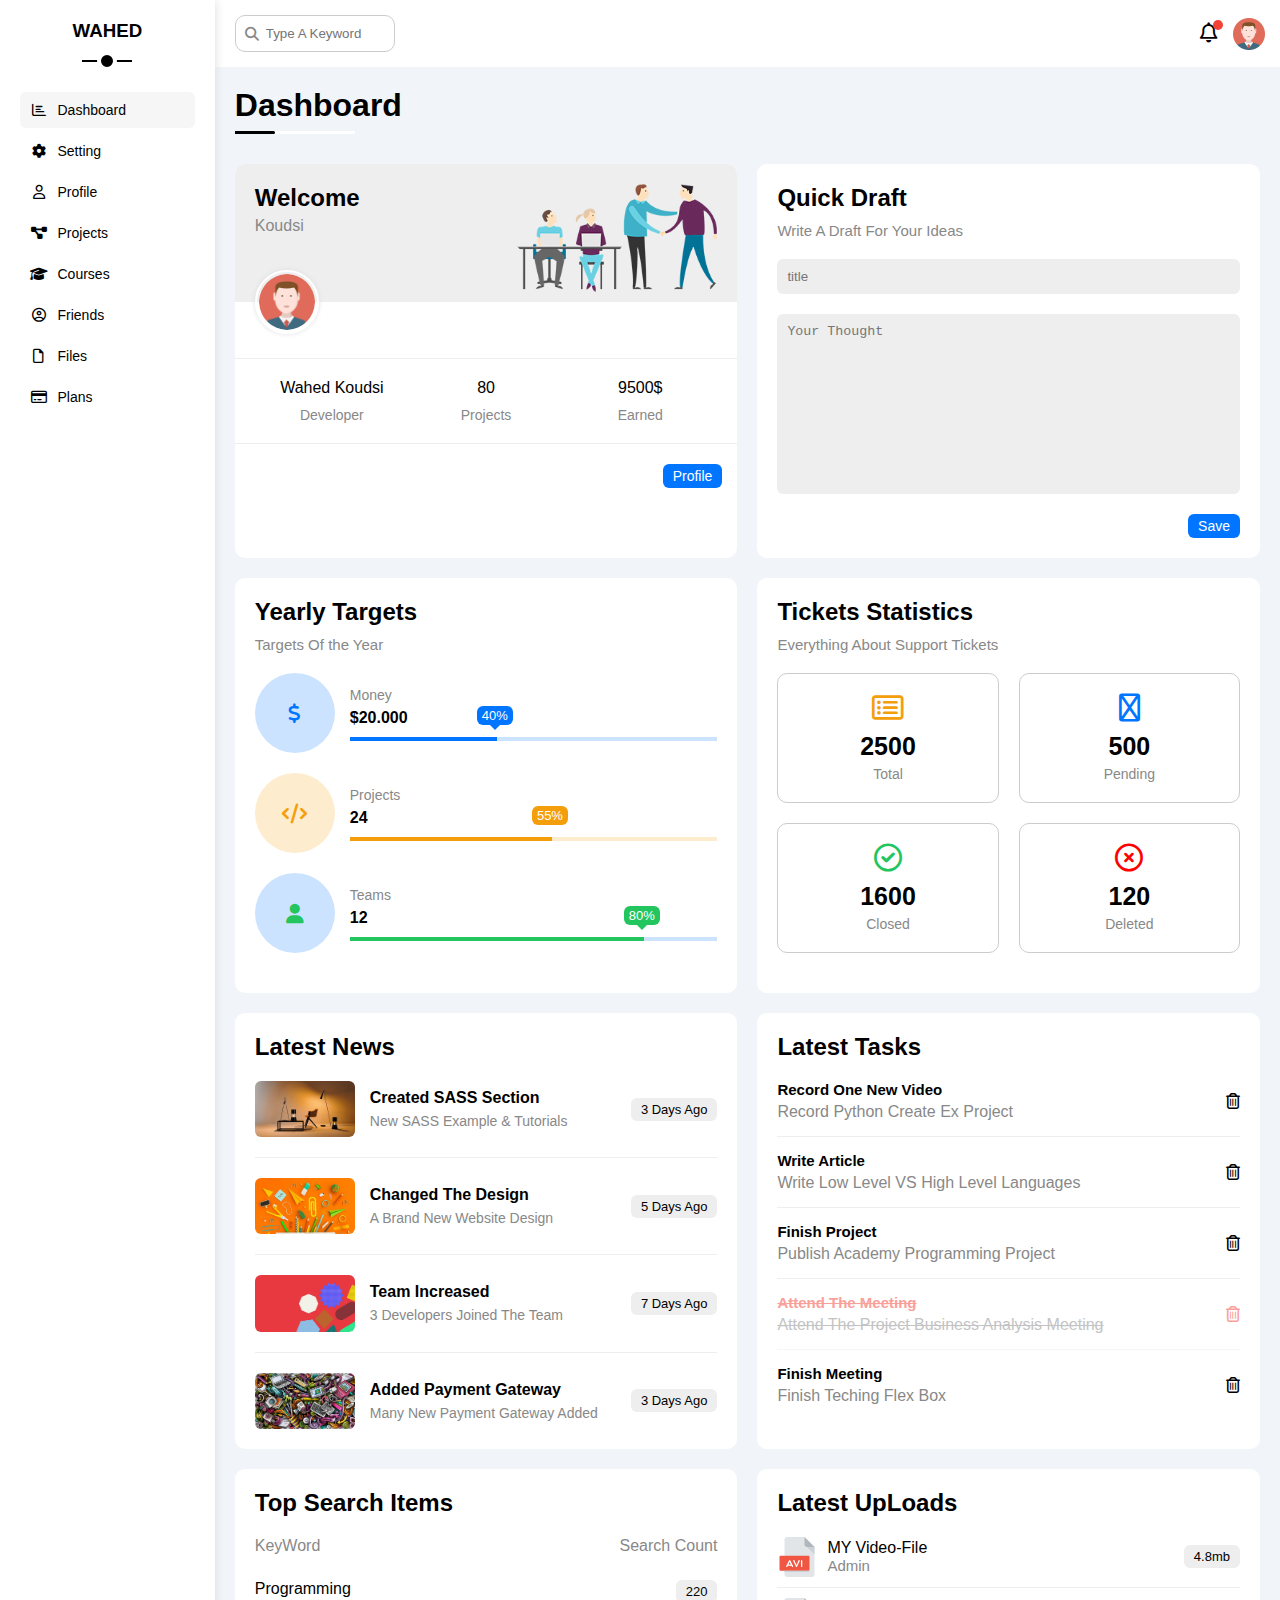
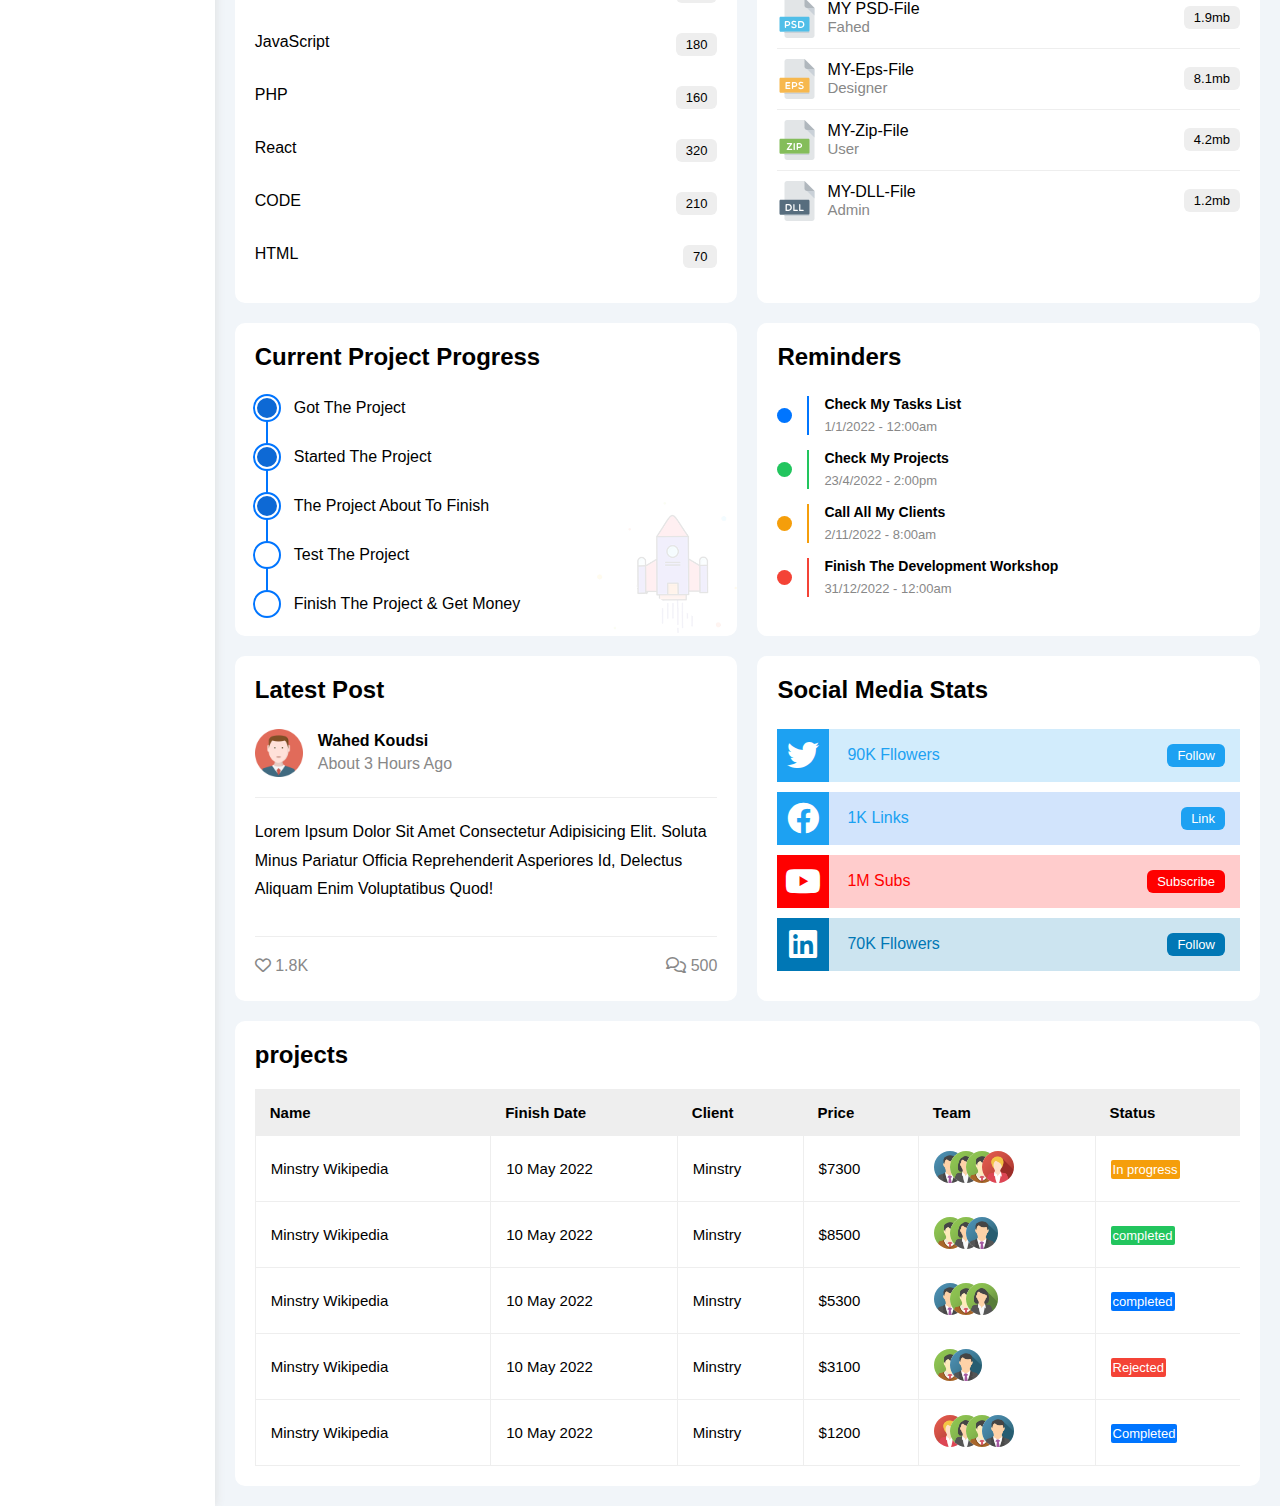
<file: index.html>
<!DOCTYPE html>
<html lang="en">

<head>
    <meta charset="UTF-8">
    <meta http-equiv="X-UA-Compatible" content="IE=edge">
    <meta name="viewport" content="width=device-width, initial-scale=1.0">
    <link rel="stylesheet" href="CSS/all.min.css">
    <link rel="stylesheet" href="CSS/framework.css">
    <link rel="stylesheet" href="CSS/master.css">
    <title>Dashboard</title>
</head>

<body>
    <div class="page d-flex">
        <div class="sidebar bg-white p-20 p-relative">
            <h3 class="p-relative txt-c mt-0">WAHED</h3>
            <ul>
                <li>
                    <a class="active d-flex align-center fs-14 c-black rad-6 p-10" href="#">
                        <i class="fa-regular fa-chart-bar fa-fw"></i>
                        <span>Dashboard</span>
                    </a>
                </li>
                <li>
                    <a class="d-flex align-center fs-14 c-black rad-6 p-10" href="settings.html">
                        <i class="fa-solid fa-gear fa-fw"></i>
                        <span>Setting</span>
                    </a>
                </li>
                <li>
                    <a class="d-flex align-center fs-14 c-black rad-6 p-10" href="profile.html">
                        <i class="fa-regular fa-user fa-fw"></i>
                        <span>Profile</span>
                    </a>
                </li>
                <li>
                    <a class="d-flex align-center fs-14 c-black rad-6 p-10" href="projects.html">
                        <i class="fa-solid fa-diagram-project fa-fw"></i>
                        <span>Projects</span>
                    </a>
                </li>
                <li>
                    <a class="d-flex align-center fs-14 c-black rad-6 p-10" href="courses.html">
                        <i class="fa-solid fa-graduation-cap fa-fw"></i>
                        <span>Courses</span>
                    </a>
                </li>
                <li>
                    <a class="d-flex align-center fs-14 c-black rad-6 p-10" href="friends.html">
                        <i class="fa-regular fa-circle-user fa-fw"></i>
                        <span>Friends</span>
                    </a>
                </li>
                <li>
                    <a class="d-flex align-center fs-14 c-black rad-6 p-10" href="files.html">
                        <i class="fa-regular fa-file fa-fw"></i>
                        <span>Files</span>
                    </a>
                </li>
                <li>
                    <a class="d-flex align-center fs-14 c-black rad-6 p-10" href="plans.html">
                        <i class="fa-regular fa-credit-card fa-fw"></i>
                        <span>Plans</span>
                    </a>
                </li>
            </ul>
        </div>
        <div class="content w-full">
            <!-- Start Head -->
            <div class="head bg-white p-15 between-flex">
                <div class="search p-relative">
                    <input type="text" placeholder="Type A Keyword" class="p-10">
                </div>
                <div class="icons d-flex align-center">
                    <span class="notification p-relative">
                        <i class="fa-regular fa-bell fa-lg"></i>
                    </span>
                    <img src="imgs/avatar.png" alt="img">
                </div>
            </div>
            <!-- End Head -->
            <h1 class="p-relative">Dashboard</h1>
            <div class="wrapper d-grid gap-20">
                <div class="welcome bg-white rad-10 txt-c-mobile block-mobile">
                    <div class="intro">
                        <div class="intro p-20 d-flex space-between bg-eee">
                            <div>
                                <h2 class="m-0">Welcome</h2>
                                <p class="c-grey mt-5">Koudsi</p>
                            </div>
                            <img src="imgs/welcome.png" alt="img" class="hide-mobile">
                        </div>
                    </div>
                    <img src="imgs/avatar.png" alt="img" class="avatar">
                    <div class="body txt-c d-flex p-20 mt-20 mb-20 block-mobile">
                        <div>Wahed Koudsi <span class="d-block c-grey fs-14 mt-10">Developer</span></div>
                        <div>80 <span class="d-block c-grey fs-14 mt-10">Projects</span></div>
                        <div>9500$ <span class="d-block c-grey fs-14 mt-10">Earned</span></div>
                    </div>
                    <a href="profile.html" class="visit d-block fs-14 bg-blue c-white w-fit btn-shape">Profile</a>
                </div>

                <!-- Start Welcome Widget -->
                <div class="quick-draft p-20 bg-white rad-10">
                    <h2 class="mt-0 mb-10">Quick Draft</h2>
                    <p class="mt-0 mb-20 c-grey fs-15">Write A Draft For Your Ideas</p>
                    <form>
                        <input class="d-block mb-20 w-full p-10 b-none bg-eee rad-6" type="text" placeholder="title">
                        <textarea class="d-block mb-20 w-full p-10 b-none bg-eee rad-6"
                            placeholder="Your Thought"></textarea>
                        <input class="save d-block fs-14 bg-blue c-white b-none w-fit btn-shape" type="submit"
                            value="Save">
                    </form>
                </div>
                <!-- End Welcome Widget -->

                <!-- Start Targets -->
                <div class="targets p-20 bg-white rad-10 ">
                    <h2 class="mt-0 mb-10">Yearly Targets</h2>
                    <p class="mt-0 mb-20 c-grey fs-15">Targets Of the Year</p>
                    <div class="target-raw mb-20 blue d-flex align-center">
                        <div class="icon center-flex">
                            <i class="fa-solid fa-dollar-sign fa-lg c-blue"></i>
                        </div>
                        <div class="details">
                            <span class="fs-14 c-grey">Money</span>
                            <span class="d-block mt-5 mb-10 fw-bold">$20.000</span>
                            <div class="progress p-relative">
                                <span class="bg-blue blue" style="width: 40%">
                                    <span class="bg-blue">40%</span>
                                </span>
                            </div>
                        </div>
                    </div>
                    <div class="target-raw mb-20 d-flex align-center orange">
                        <div class="icon center-flex">
                            <i class="fa-solid fa-code fa-lg c-orange"></i>
                        </div>
                        <div class="details">
                            <span class="fs-14 c-grey">Projects</span>
                            <span class="d-block mt-5 mb-10 fw-bold">24</span>
                            <div class="progress p-relative">
                                <span class="bg-orange orange" style="width: 55%">
                                    <span class="bg-orange">55%</span>
                                </span>
                            </div>
                        </div>
                    </div>
                    <div class="target-raw mb-20 d-flex align-center green">
                        <div class="icon center-flex">
                            <i class="fa-solid fa-user fa-lg c-green"></i>
                        </div>
                        <div class="details">
                            <span class="fs-14 c-grey">Teams</span>
                            <span class="d-block mt-5 mb-10 fw-bold">12</span>
                            <div class="progress p-relative">
                                <span class="bg-green green" style="width: 80%">
                                    <span class="bg-green">80%</span>
                                </span>
                            </div>
                        </div>
                    </div>
                </div>
                <!-- End Targets -->

                <!-- Start Tickets -->
                <div class="tickets p-20 bg-white rad-10 ">
                    <h2 class="mt-0 mb-10">Tickets Statistics</h2>
                    <p class="mt-0 mb-20 c-grey fs-15">Everything About Support Tickets</p>
                    <div class="d-flex txt-c gap-20 f-wrap">
                        <div class="box p-20 rad-10 fs-14 c-grey">
                            <i class="fa-regular fa-rectangle-list fa-2x mb-10 c-orange"></i>
                            <span class="d-block c-black fw-bold fs-25 mb-5">2500</span>
                            Total
                        </div>
                        <div class="box p-20 rad-10 fs-14 c-grey">
                            <i class="fa-regular fa-spinner fa-2x mb-10 c-blue"></i>
                            <span class="d-block c-black fw-bold fs-25 mb-5">500</span>
                            Pending
                        </div>
                        <div class="box p-20 rad-10 fs-14 c-grey">
                            <i class="fa-regular fa-circle-check fa-2x mb-10 c-green"></i>
                            <span class="d-block c-black fw-bold fs-25 mb-5">1600</span>
                            Closed
                        </div>
                        <div class="box p-20 rad-10 fs-14 c-grey">
                            <i class="fa-regular fa-circle-xmark fa-2x mb-10 c-red"></i>
                            <span class="d-block c-black fw-bold fs-25 mb-5">120</span>
                            Deleted
                        </div>
                    </div>
                </div>
                <!-- End Tickets -->

                <!-- Start Latest News -->
                <div class="latest-news p-20 bg-white rad-10 txt-c-mobile">
                    <h2 class="mt-0 mb-20">Latest News</h2>
                    <div class="news-row d-flex align-center">
                        <img src="imgs/news-01.png" alt="img">
                        <div class="info">
                            <h3>Created SASS Section</h3>
                            <p class="m-0 fs-14 c-grey">New SASS Example & Tutorials</p>
                        </div>
                        <div class="btn-shape bg-eee fs-13 label">3 Days Ago</div>
                    </div>
                    <div class="news-row d-flex align-center">
                        <img src="imgs/news-02.png" alt="img">
                        <div class="info">
                            <h3>Changed The Design</h3>
                            <p class="m-0 fs-14 c-grey">A Brand New Website Design</p>
                        </div>
                        <div class="btn-shape bg-eee fs-13 label">5 Days Ago</div>
                    </div>
                    <div class="news-row d-flex align-center">
                        <img src="imgs/news-03.png" alt="img">
                        <div class="info">
                            <h3>Team Increased</h3>
                            <p class="m-0 fs-14 c-grey">3 Developers Joined The Team</p>
                        </div>
                        <div class="btn-shape bg-eee fs-13 label">7 Days Ago</div>
                    </div>
                    <div class="news-row d-flex align-center">
                        <img src="imgs/news-04.png" alt="img">
                        <div class="info">
                            <h3>Added Payment Gateway</h3>
                            <p class="m-0 fs-14 c-grey">Many New Payment Gateway Added</p>
                        </div>
                        <div class="btn-shape bg-eee fs-13 label">3 Days Ago</div>
                    </div>
                </div>
                <!-- End Latest News -->

                <!-- Start Tasks -->
                <div class="tasks p-20 bg-white rad-10">
                    <h2 class="mt-0 mb-20">Latest Tasks</h2>
                    <div class="task-row between-flex">
                        <div class="info">
                            <h3 class="mt-0 mb-5 fs-15">Record One New Video</h3>
                            <p class="m-0 c-grey">Record Python Create Ex Project</p>
                        </div>
                        <i class="fa-regular fa-trash-can delete"></i>
                    </div>
                    <div class="task-row between-flex">
                        <div class="info">
                            <h3 class="mt-0 mb-5 fs-15">Write Article</h3>
                            <p class="m-0 c-grey">Write Low Level VS High Level Languages</p>
                        </div>
                        <i class="fa-regular fa-trash-can delete"></i>
                    </div>
                    <div class="task-row between-flex">
                        <div class="info">
                            <h3 class="mt-0 mb-5 fs-15">Finish Project</h3>
                            <p class="m-0 c-grey">Publish Academy Programming Project</p>
                        </div>
                        <i class="fa-regular fa-trash-can delete"></i>
                    </div>
                    <div class="task-row between-flex done">
                        <div class="info">
                            <h3 class="mt-0 mb-5 fs-15">Attend The Meeting</h3>
                            <p class="m-0 c-grey">Attend The Project Business Analysis Meeting</p>
                        </div>
                        <i class="fa-regular fa-trash-can delete"></i>
                    </div>
                    <div class="task-row between-flex">
                        <div class="info">
                            <h3 class="mt-0 mb-5 fs-15">Finish Meeting</h3>
                            <p class="m-0 c-grey">Finish Teching Flex Box</p>
                        </div>
                        <i class="fa-regular fa-trash-can delete"></i>
                    </div>
                </div>
                <!-- End Tasks -->

                <!-- Start Top Search -->
                <div class="search-items p-20 bg-white rad-10">
                    <h2 class="mt-0 mb-20">Top Search Items</h2>
                    <div class="items-head d-flex space-between c-grey mb-10">
                        <div>KeyWord</div>
                        <div>Search Count</div>
                    </div>
                    <div class="items d-flex space-between pt-15 pb-15">
                        <span>Programming</span>
                        <span class="bg-eee fs-13 btn-shape">220</span>
                    </div>
                    <div class="items d-flex space-between pt-15 pb-15">
                        <span>JavaScript</span>
                        <span class="bg-eee fs-13 btn-shape">180</span>
                    </div>
                    <div class="items d-flex space-between pt-15 pb-15">
                        <span>PHP</span>
                        <span class="bg-eee fs-13 btn-shape">160</span>
                    </div>
                    <div class="items d-flex space-between pt-15 pb-15">
                        <span>React</span>
                        <span class="bg-eee fs-13 btn-shape">320</span>
                    </div>
                    <div class="items d-flex space-between pt-15 pb-15">
                        <span>CODE</span>
                        <span class="bg-eee fs-13 btn-shape">210</span>
                    </div>
                    <div class="items d-flex space-between pt-15 pb-15">
                        <span>HTML</span>
                        <span class="bg-eee fs-13 btn-shape">70</span>
                    </div>
                </div>
                <!-- End Top Search -->

                <!-- Start Latest Upload -->
                <div class="latest-uploads p-20 bg-white rad-10">
                    <h2 class="mt-0 mb-20">Latest UpLoads</h2>
                    <ul class="m-0">
                        <li class="between-flex pb-10 mb-10">
                            <div class="d-flex align-center">
                                <img class="mr-10" src="imgs/avi.svg" alt="img">
                                <div>
                                    <span class="d-block">MY Video-File</span>
                                    <span class="fs-15 c-grey">Admin</span>
                                </div>
                            </div>
                            <div class="bg-eee btn-shape fs-13">4.8mb</div>
                        </li>
                        <li class="between-flex pb-10 mb-10">
                            <div class="d-flex align-center">
                                <img class="mr-10" src="imgs/psd.svg" alt="img">
                                <div>
                                    <span class="d-block">MY PSD-File</span>
                                    <span class="fs-15 c-grey">Fahed</span>
                                </div>
                            </div>
                            <div class="bg-eee btn-shape fs-13">1.9mb</div>
                        </li>
                        <li class="between-flex pb-10 mb-10">
                            <div class="d-flex align-center">
                                <img class="mr-10" src="imgs/eps.svg" alt="img">
                                <div>
                                    <span class="d-block">MY-Eps-File</span>
                                    <span class="fs-15 c-grey">Designer</span>
                                </div>
                            </div>
                            <div class="bg-eee btn-shape fs-13">8.1mb</div>
                        </li>
                        <li class="between-flex pb-10 mb-10">
                            <div class="d-flex align-center">
                                <img class="mr-10" src="imgs/zip.svg" alt="img">
                                <div>
                                    <span class="d-block">MY-Zip-File</span>
                                    <span class="fs-15 c-grey">User</span>
                                </div>
                            </div>
                            <div class="bg-eee btn-shape fs-13">4.2mb</div>
                        </li>
                        <li class="between-flex pb-10 mb-10">
                            <div class="d-flex align-center">
                                <img class="mr-10" src="imgs/dll.svg" alt="img">
                                <div>
                                    <span class="d-block">MY-DLL-File</span>
                                    <span class="fs-15 c-grey">Admin</span>
                                </div>
                            </div>
                            <div class="bg-eee btn-shape fs-13">1.2mb</div>
                        </li>
                    </ul>
                </div>
                <!-- End Latest Upload -->

                <!-- Start Last Projects -->
                <div class="last-project p-20 bg-white rad-10 p-relative">
                    <h2 class="mt-0 mb-20">Current Project Progress</h2>
                    <ul class="m-0 p-relative">
                        <li class="mt-25 d-flex align-center done">Got The Project</li>
                        <li class="mt-25 d-flex align-center done">Started The Project</li>
                        <li class="mt-25 d-flex align-center done">The Project About To Finish</li>
                        <li class="mt-25 d-flex align-center current">Test The Project</li>
                        <li class="mt-25 d-flex align-center">Finish The Project & Get Money</li>
                    </ul>
                    <img class="lauch-icon hide-mobile" src="imgs/project.png" alt="img">
                </div>
                <!-- End Last Projects -->

                <!-- Start Reminders -->
                <div class="remiders p-20 bg-white rad-10 p-relative">
                    <h2 class="mt-0 mb-25">Reminders</h2>
                    <ul class="m-0">
                        <li class="d-flex align-center mt-15">
                            <span class="key bg-blue mr-15 d-block rad-falf"></span>
                            <div class="pl-15 blue">
                                <p class="fs-14 fw-bold mt-0 mb-5">Check My Tasks List</p>
                                <span class="fs-13 c-grey">1/1/2022 - 12:00am</span>
                            </div>
                        </li>
                        <li class="d-flex align-center mt-15">
                            <span class="key bg-green mr-15 d-block rad-falf"></span>
                            <div class="pl-15 green">
                                <p class="fs-14 fw-bold mt-0 mb-5">Check My Projects</p>
                                <span class="fs-13 c-grey">23/4/2022 - 2:00pm</span>
                            </div>
                        </li>
                        <li class="d-flex align-center mt-15">
                            <span class="key bg-orange mr-15 d-block rad-falf"></span>
                            <div class="pl-15 orange">
                                <p class="fs-14 fw-bold mt-0 mb-5">Call All My Clients</p>
                                <span class="fs-13 c-grey">2/11/2022 - 8:00am</span>
                            </div>
                        </li>
                        <li class="d-flex align-center mt-15">
                            <span class="key bg-red mr-15 d-block rad-falf"></span>
                            <div class="pl-15 red">
                                <p class="fs-14 fw-bold mt-0 mb-5">Finish The Development Workshop</p>
                                <span class="fs-13 c-grey">31/12/2022 - 12:00am</span>
                            </div>
                        </li>
                    </ul>
                </div>
                <!-- End Reminders -->

                <!-- Start Lastest Post -->
                <div class="latest-post p-20 bg-white rad-10 p-relative">
                    <h2 class="mt-0 mb-25">Latest Post</h2>
                    <div class="top d-flex align-center">
                        <img src="imgs/avatar.png" alt="avatar" class="avatar mr-15">
                        <div class="info">
                            <span class="fw-bold d-block mb-5">Wahed Koudsi</span>
                            <span class="c-grey">About 3 Hours Ago</span>
                        </div>
                    </div>
                    <div class="post-contetn txt-c-mobile pt-20 pb-20 mt-20 mb-20">
                        Lorem ipsum dolor sit amet consectetur adipisicing elit. Soluta minus pariatur officia
                        reprehenderit asperiores id, delectus aliquam enim voluptatibus quod!
                    </div>
                    <div class="post-stats between-flex c-grey">
                        <div>
                            <i class="fa-regular fa-heart"></i>
                            <span>1.8K</span>
                        </div>
                        <div>
                            <i class="fa-regular fa-comments"></i>
                            <span>500</span>
                        </div>
                    </div>
                </div>
                <!-- End Lastest Post -->

                <!-- Start Social Media -->
                <div class="social-media p-20 bg-white rad-10 p-relative">
                    <h2 class="mt-0 mb-25">Social Media Stats</h2>
                    <div class="box twitter p-15 p-relative mb-10 between-flex">
                        <i class="fa-brands fa-twitter fa-2x c-white h-full center-flex"></i>
                        <span>90K Fllowers</span>
                        <a class="fs-13 c-white btn-shape" href="#">Follow</a>
                    </div>
                    <div class="box facebook p-15 p-relative mb-10 between-flex">
                        <i class="fa-brands fa-facebook fa-2x c-white h-full center-flex"></i>
                        <span>1K Links</span>
                        <a class="fs-13 c-white btn-shape" href="#">Link</a>
                    </div>
                    <div class="box youtube p-15 p-relative mb-10 between-flex">
                        <i class="fa-brands fa-youtube fa-2x c-white h-full center-flex"></i>
                        <span>1M Subs</span>
                        <a class="fs-13 c-white btn-shape" href="#">Subscribe</a>
                    </div>
                    <div class="box linkedin p-15 p-relative mb-10 between-flex">
                        <i class="fa-brands fa-linkedin fa-2x c-white h-full center-flex"></i>
                        <span>70K Fllowers</span>
                        <a class="fs-13 c-white btn-shape" href="#">Follow</a>
                    </div>
                </div>
                <!-- End Social Media -->
            </div>

            <!-- Start Projects Table -->
            <div class="projects p-20 bg-white rad-10 m-20">
                <h2 class="mt-0 mb-20">projects</h2>
                <div class="responsive-table">
                    <table class="fs-15 w-full">
                        <thead>
                            <tr>
                                <td>Name</td>
                                <td>Finish Date</td>
                                <td>Client</td>
                                <td>Price</td>
                                <td>Team</td>
                                <td>Status</td>
                            </tr>
                        </thead>
                        <tbody>
                            <tr>
                                <td>Minstry Wikipedia</td>
                                <td>10 May 2022</td>
                                <td>Minstry</td>
                                <td>$7300</td>
                                <td>
                                    <img src="imgs/team-01.png" alt="img">
                                    <img src="imgs/team-02.png" alt="img">
                                    <img src="imgs/team-03.png" alt="img">
                                    <img src="imgs/team-05.png" alt="img">
                                </td>
                                <td>
                                    <span class="label bg-orange c-white">In progress</span>
                                </td>
                            </tr>
                            <tr>
                                <td>Minstry Wikipedia</td>
                                <td>10 May 2022</td>
                                <td>Minstry</td>
                                <td>$8500</td>
                                <td>
                                    <img src="imgs/team-03.png" alt="img">
                                    <img src="imgs/team-02.png" alt="img">
                                    <img src="imgs/team-01.png" alt="img">
                                </td>
                                <td>
                                    <span class="label bg-green c-white">completed</span>
                                </td>
                            </tr>
                            <tr>
                                <td>Minstry Wikipedia</td>
                                <td>10 May 2022</td>
                                <td>Minstry</td>
                                <td>$5300</td>
                                <td>
                                    <img src="imgs/team-01.png" alt="img">
                                    <img src="imgs/team-03.png" alt="img">
                                    <img src="imgs/team-02.png" alt="img">
                                </td>
                                <td>
                                    <span class="label bg-blue c-white">completed</span>
                                </td>
                            </tr>
                            <tr>
                                <td>Minstry Wikipedia</td>
                                <td>10 May 2022</td>
                                <td>Minstry</td>
                                <td>$3100</td>
                                <td>
                                    <img src="imgs/team-03.png" alt="img">
                                    <img src="imgs/team-01.png" alt="img">
                                </td>
                                <td>
                                    <span class="label bg-red c-white">Rejected</span>
                                </td>
                            </tr>
                            <tr>
                                <td>Minstry Wikipedia</td>
                                <td>10 May 2022</td>
                                <td>Minstry</td>
                                <td>$1200</td>
                                <td>
                                    <img src="imgs/team-05.png" alt="img">
                                    <img src="imgs/team-02.png" alt="img">
                                    <img src="imgs/team-03.png" alt="img">
                                    <img src="imgs/team-01.png" alt="img">
                                </td>
                                <td>
                                    <span class="label bg-blue c-white">Completed</span>
                                </td>
                            </tr>
                        </tbody>
                    </table>
                </div>
            </div>
            <!-- End Projects Table -->
        </div>
    </div>
</body>

</html>
</file>
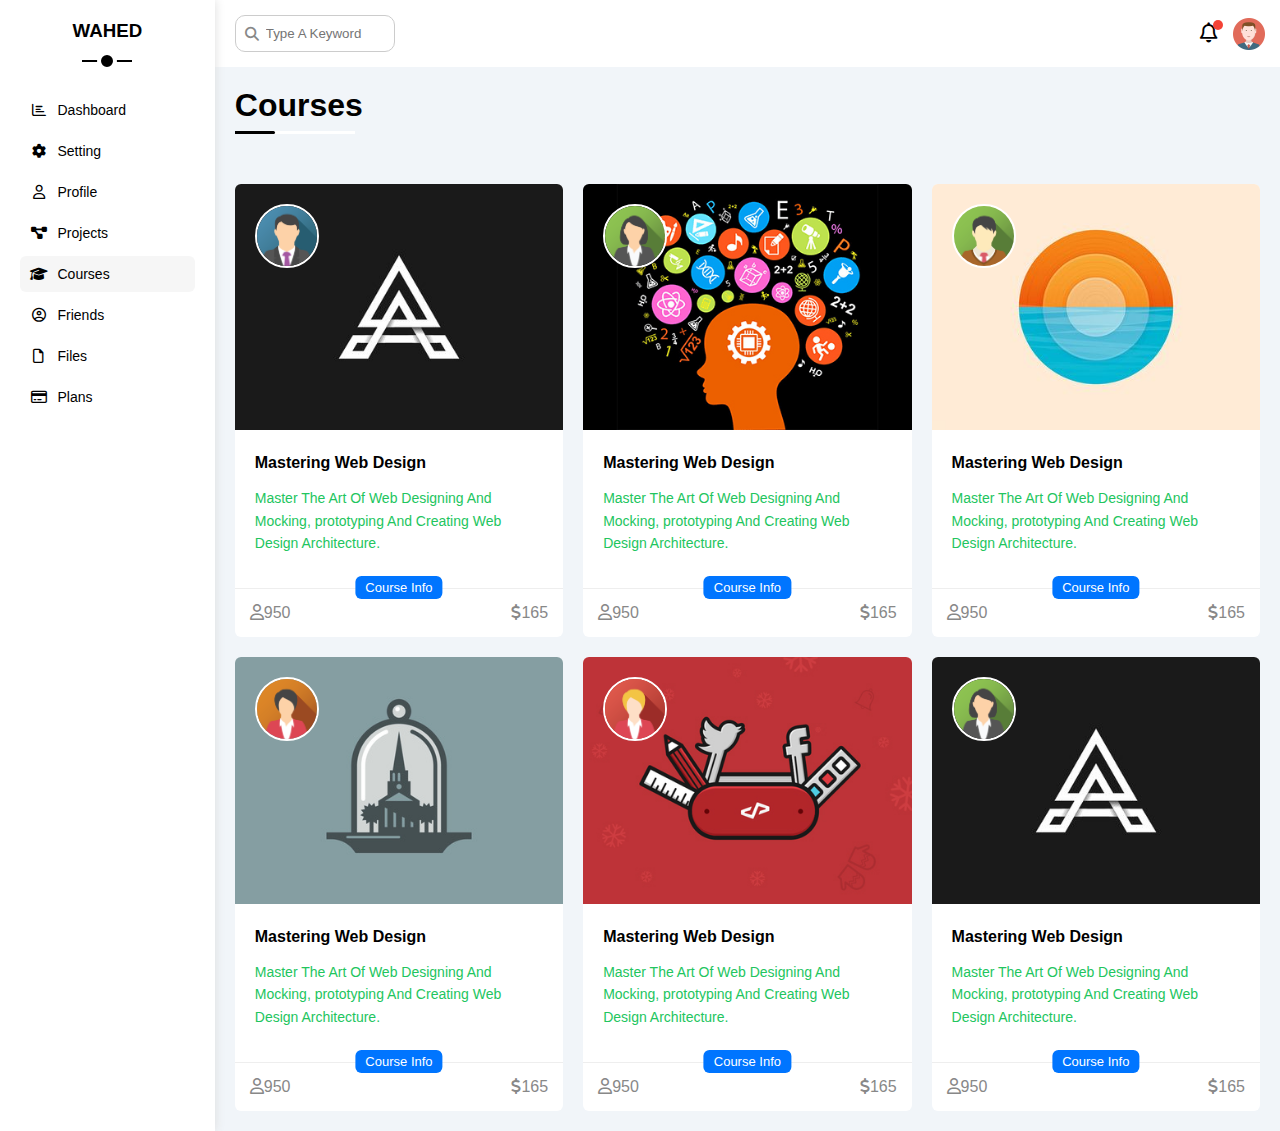
<file: courses.html>
<!DOCTYPE html>
<html lang="en">

<head>
    <meta charset="UTF-8">
    <meta http-equiv="X-UA-Compatible" content="IE=edge">
    <meta name="viewport" content="width=device-width, initial-scale=1.0">
    <link rel="stylesheet" href="CSS/all.min.css">
    <link rel="stylesheet" href="CSS/framework.css">
    <link rel="stylesheet" href="CSS/master.css">
    <title>Courses</title>
</head>

<body>
    <div class="page d-flex">
        <div class="sidebar bg-white p-20 p-relative">
            <h3 class="p-relative txt-c mt-0">WAHED</h3>
            <ul>
                <li>
                    <a class="d-flex align-center fs-14 c-black rad-6 p-10" href="#">
                        <i class="fa-regular fa-chart-bar fa-fw"></i>
                        <span>Dashboard</span>
                    </a>
                </li>
                <li>
                    <a class="d-flex align-center fs-14 c-black rad-6 p-10" href="settings.html">
                        <i class="fa-solid fa-gear fa-fw"></i>
                        <span>Setting</span>
                    </a>
                </li>
                <li>
                    <a class="d-flex align-center fs-14 c-black rad-6 p-10" href="profile.html">
                        <i class="fa-regular fa-user fa-fw"></i>
                        <span>Profile</span>
                    </a>
                </li>
                <li>
                    <a class="d-flex align-center fs-14 c-black rad-6 p-10" href="projects.html">
                        <i class="fa-solid fa-diagram-project fa-fw"></i>
                        <span>Projects</span>
                    </a>
                </li>
                <li>
                    <a class="active d-flex align-center fs-14 c-black rad-6 p-10" href="courses.html">
                        <i class="fa-solid fa-graduation-cap fa-fw"></i>
                        <span>Courses</span>
                    </a>
                </li>
                <li>
                    <a class="d-flex align-center fs-14 c-black rad-6 p-10" href="friends.html">
                        <i class="fa-regular fa-circle-user fa-fw"></i>
                        <span>Friends</span>
                    </a>
                </li>
                <li>
                    <a class="d-flex align-center fs-14 c-black rad-6 p-10" href="files.html">
                        <i class="fa-regular fa-file fa-fw"></i>
                        <span>Files</span>
                    </a>
                </li>
                <li>
                    <a class="d-flex align-center fs-14 c-black rad-6 p-10" href="plans.html">
                        <i class="fa-regular fa-credit-card fa-fw"></i>
                        <span>Plans</span>
                    </a>
                </li>
            </ul>
        </div>
        <div class="content w-full">
            <!-- Start Head -->
            <div class="head bg-white p-15 between-flex">
                <div class="search p-relative">
                    <input type="text" placeholder="Type A Keyword" class="p-10">
                </div>
                <div class="icons d-flex align-center">
                    <span class="notification p-relative">
                        <i class="fa-regular fa-bell fa-lg"></i>
                    </span>
                    <img src="imgs/avatar.png" alt="img">
                </div>
            </div>
            <!-- End Head -->
            <h1 class="p-relative">Courses</h1>
            <div class="courses-page d-grid m-20 gap-20">
                <div class="course bg-white rad-6 p-relative">
                    <img class="cover" src="imgs/course-01.jpg" alt="img">
                    <img class="instructor" src="imgs/team-01.png" alt="img">
                    <div class="p-20">
                        <h4 class="m-0">Mastering Web Design</h4>
                        <p class="description c-green mt-15 fs-14">
                            Master The Art Of Web Designing And Mocking, prototyping And Creating Web Design
                            Architecture.
                        </p>
                    </div>
                    <div class="info p-15 p-relative between-flex">
                        <span class="title bg-blue c-white btn-shape">Course Info</span>
                        <span class="c-grey">
                            <i class="fa-regular fa-user"></i>950
                        </span>
                        <span class="c-grey">
                            <i class="fa-solid fa-dollar-sign"></i>165
                        </span>
                    </div>
                </div>
                <div class="course bg-white rad-6 p-relative">
                    <img class="cover" src="imgs/course-02.jpg" alt="img">
                    <img class="instructor" src="imgs/team-02.png" alt="img">
                    <div class="p-20">
                        <h4 class="m-0">Mastering Web Design</h4>
                        <p class="description c-green mt-15 fs-14">
                            Master The Art Of Web Designing And Mocking, prototyping And Creating Web Design
                            Architecture.
                        </p>
                    </div>
                    <div class="info p-15 p-relative between-flex">
                        <span class="title bg-blue c-white btn-shape">Course Info</span>
                        <span class="c-grey">
                            <i class="fa-regular fa-user"></i>950
                        </span>
                        <span class="c-grey">
                            <i class="fa-solid fa-dollar-sign"></i>165
                        </span>
                    </div>
                </div>
                <div class="course bg-white rad-6 p-relative">
                    <img class="cover" src="imgs/course-03.jpg" alt="img">
                    <img class="instructor" src="imgs/team-03.png" alt="img">
                    <div class="p-20">
                        <h4 class="m-0">Mastering Web Design</h4>
                        <p class="description c-green mt-15 fs-14">
                            Master The Art Of Web Designing And Mocking, prototyping And Creating Web Design
                            Architecture.
                        </p>
                    </div>
                    <div class="info p-15 p-relative between-flex">
                        <span class="title bg-blue c-white btn-shape">Course Info</span>
                        <span class="c-grey">
                            <i class="fa-regular fa-user"></i>950
                        </span>
                        <span class="c-grey">
                            <i class="fa-solid fa-dollar-sign"></i>165
                        </span>
                    </div>
                </div>
                <div class="course bg-white rad-6 p-relative">
                    <img class="cover" src="imgs/course-04.jpg" alt="img">
                    <img class="instructor" src="imgs/team-04.png" alt="img">
                    <div class="p-20">
                        <h4 class="m-0">Mastering Web Design</h4>
                        <p class="description c-green mt-15 fs-14">
                            Master The Art Of Web Designing And Mocking, prototyping And Creating Web Design
                            Architecture.
                        </p>
                    </div>
                    <div class="info p-15 p-relative between-flex">
                        <span class="title bg-blue c-white btn-shape">Course Info</span>
                        <span class="c-grey">
                            <i class="fa-regular fa-user"></i>950
                        </span>
                        <span class="c-grey">
                            <i class="fa-solid fa-dollar-sign"></i>165
                        </span>
                    </div>
                </div>
                <div class="course bg-white rad-6 p-relative">
                    <img class="cover" src="imgs/course-05.jpg" alt="img">
                    <img class="instructor" src="imgs/team-05.png" alt="img">
                    <div class="p-20">
                        <h4 class="m-0">Mastering Web Design</h4>
                        <p class="description c-green mt-15 fs-14">
                            Master The Art Of Web Designing And Mocking, prototyping And Creating Web Design
                            Architecture.
                        </p>
                    </div>
                    <div class="info p-15 p-relative between-flex">
                        <span class="title bg-blue c-white btn-shape">Course Info</span>
                        <span class="c-grey">
                            <i class="fa-regular fa-user"></i>950
                        </span>
                        <span class="c-grey">
                            <i class="fa-solid fa-dollar-sign"></i>165
                        </span>
                    </div>
                </div>
                <div class="course bg-white rad-6 p-relative">
                    <img class="cover" src="imgs/course-01.jpg" alt="img">
                    <img class="instructor" src="imgs/team-02.png" alt="img">
                    <div class="p-20">
                        <h4 class="m-0">Mastering Web Design</h4>
                        <p class="description c-green mt-15 fs-14">
                            Master The Art Of Web Designing And Mocking, prototyping And Creating Web Design
                            Architecture.
                        </p>
                    </div>
                    <div class="info p-15 p-relative between-flex">
                        <span class="title bg-blue c-white btn-shape">Course Info</span>
                        <span class="c-grey">
                            <i class="fa-regular fa-user"></i>950
                        </span>
                        <span class="c-grey">
                            <i class="fa-solid fa-dollar-sign"></i>165
                        </span>
                    </div>
                </div>
            </div>

        </div>
    </div>
</body>

</html>
</file>
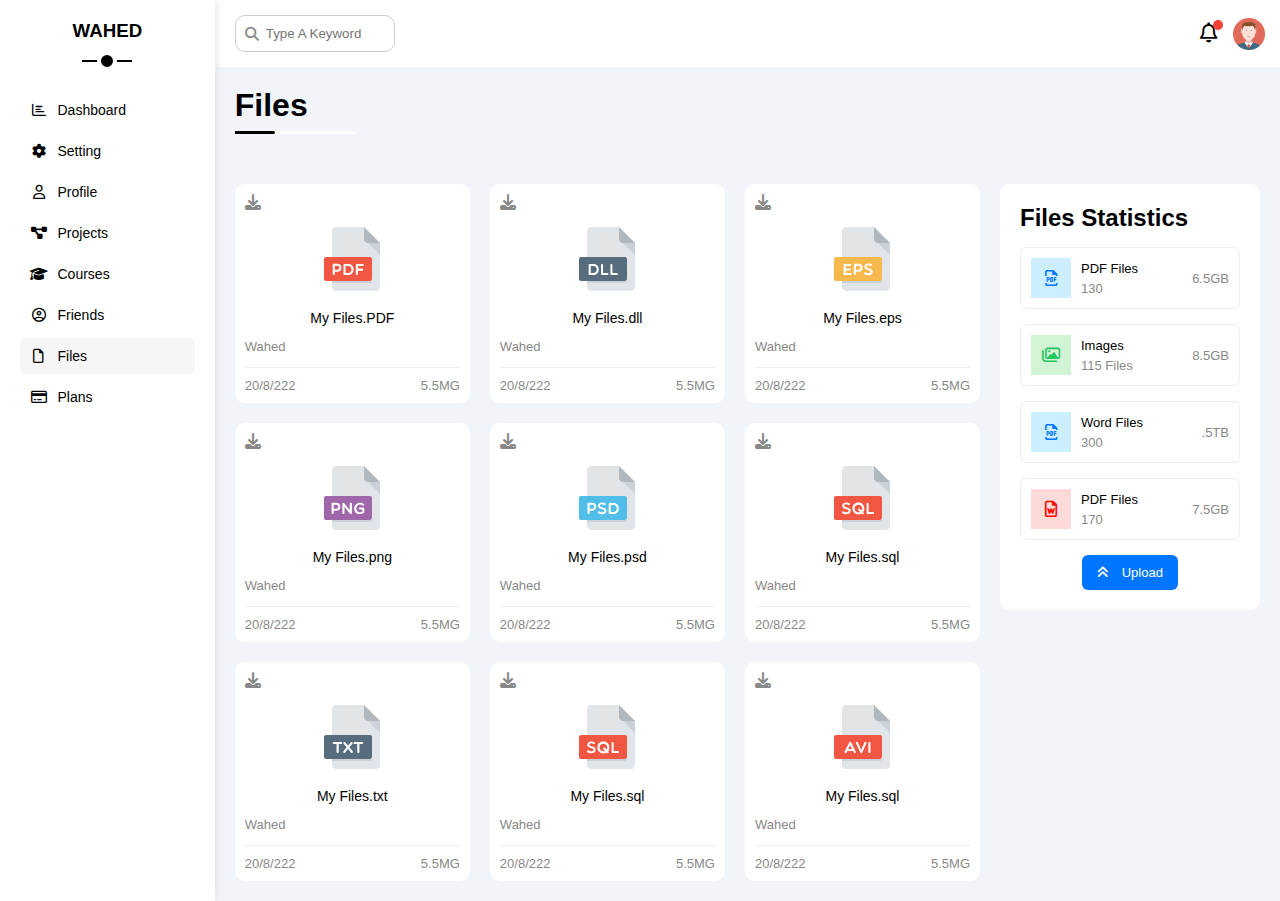
<file: files.html>
<!DOCTYPE html>
<html lang="en">

<head>
    <meta charset="UTF-8">
    <meta http-equiv="X-UA-Compatible" content="IE=edge">
    <meta name="viewport" content="width=device-width, initial-scale=1.0">
    <link rel="stylesheet" href="CSS/all.min.css">
    <link rel="stylesheet" href="CSS/framework.css">
    <link rel="stylesheet" href="CSS/master.css">
    <title>Friends</title>
</head>

<body>
    <div class="page d-flex">
        <div class="sidebar bg-white p-20 p-relative">
            <h3 class="p-relative txt-c mt-0">WAHED</h3>
            <ul>
                <li>
                    <a class="d-flex align-center fs-14 c-black rad-6 p-10" href="#">
                        <i class="fa-regular fa-chart-bar fa-fw"></i>
                        <span>Dashboard</span>
                    </a>
                </li>
                <li>
                    <a class="d-flex align-center fs-14 c-black rad-6 p-10" href="settings.html">
                        <i class="fa-solid fa-gear fa-fw"></i>
                        <span>Setting</span>
                    </a>
                </li>
                <li>
                    <a class="d-flex align-center fs-14 c-black rad-6 p-10" href="profile.html">
                        <i class="fa-regular fa-user fa-fw"></i>
                        <span>Profile</span>
                    </a>
                </li>
                <li>
                    <a class="d-flex align-center fs-14 c-black rad-6 p-10" href="projects.html">
                        <i class="fa-solid fa-diagram-project fa-fw"></i>
                        <span>Projects</span>
                    </a>
                </li>
                <li>
                    <a class="d-flex align-center fs-14 c-black rad-6 p-10" href="courses.html">
                        <i class="fa-solid fa-graduation-cap fa-fw"></i>
                        <span>Courses</span>
                    </a>
                </li>
                <li>
                    <a class="d-flex align-center fs-14 c-black rad-6 p-10" href="friends.html">
                        <i class="fa-regular fa-circle-user fa-fw"></i>
                        <span>Friends</span>
                    </a>
                </li>
                <li>
                    <a class="active d-flex align-center fs-14 c-black rad-6 p-10" href="files.html">
                        <i class="fa-regular fa-file fa-fw"></i>
                        <span>Files</span>
                    </a>
                </li>
                <li>
                    <a class="d-flex align-center fs-14 c-black rad-6 p-10" href="plans.html">
                        <i class="fa-regular fa-credit-card fa-fw"></i>
                        <span>Plans</span>
                    </a>
                </li>
            </ul>
        </div>
        <div class="content w-full">
            <!-- Start Head -->
            <div class="head bg-white p-15 between-flex">
                <div class="search p-relative">
                    <input type="text" placeholder="Type A Keyword" class="p-10">
                </div>
                <div class="icons d-flex align-center">
                    <span class="notification p-relative">
                        <i class="fa-regular fa-bell fa-lg"></i>
                    </span>
                    <img src="imgs/avatar.png" alt="img">
                </div>
            </div>
            <!-- End Head -->
            <h1 class="p-relative">Files</h1>
            <div class="files-page d-flex m-20 gap-20">
                <div class="files-stats p-20 bg-white rad-10">
                    <h2 class="mt-0 mb-15 txt-c-mobile">Files Statistics</h2>
                    <div class="d-flex align-center border-eee rad-6 p-10 mb-15 fs-13">
                        <i class="fa-regular fa-file-pdf fa-lg blue center-flex c-blue icon"></i>
                        <div class="info">
                            <span>PDF Files</span>
                            <span class="d-block c-grey mt-5">130</span>
                        </div>
                        <div class="size c-grey">6.5GB</div>
                    </div>
                    <div class="d-flex align-center border-eee rad-6 p-10 mb-15 fs-13">
                        <i class="fa-regular fa-images fa-lg green center-flex c-green icon"></i>
                        <div class="info">
                            <span>Images</span>
                            <span class="d-block c-grey mt-5">115 Files</span>
                        </div>
                        <div class="size c-grey">8.5GB</div>
                    </div>
                    <div class="d-flex align-center border-eee rad-6 p-10 mb-15 fs-13">
                        <i class="fa-regular fa-file-pdf fa-lg blue center-flex c-blue icon"></i>
                        <div class="info">
                            <span>Word Files</span>
                            <span class="d-block c-grey mt-5">300</span>
                        </div>
                        <div class="size c-grey">.5TB</div>
                    </div>
                    <div class="d-flex align-center border-eee rad-6 p-10 mb-15 fs-13">
                        <i class="fa-regular fa-file-word fa-lg red center-flex c-red icon"></i>
                        <div class="info">
                            <span>PDF Files</span>
                            <span class="d-block c-grey mt-5">170</span>
                        </div>
                        <div class="size c-grey">7.5GB</div>
                    </div>
                    <a class="upload c-white fs-13 rad-6 d-block w-fit bg-blue" href="#">
                        <i class="fa-solid fa-angles-up mr-10"></i>
                        Upload
                    </a>
                </div>
                <div class="files-content d-grid gap-20">
                    <div class="file bg-white p-10 rad-10">
                        <i class="fa-solid fa-download c-grey p-absolute"></i>
                        <div class="icon txt-c">
                            <img class="mt-15 mb-15" src="imgs/pdf.svg" alt="img">
                        </div>
                        <div class="txt-c mb-10 fs-14">My Files.PDF</div>
                        <p class="c-grey fs-13">Wahed</p>
                        <div class="info between-flex mt-10 pt-10 fs-13 c-grey">
                            <span>20/8/222</span>
                            <span>5.5MG</span>
                        </div>
                    </div>
                    <div class="file bg-white p-10 rad-10">
                        <i class="fa-solid fa-download c-grey p-absolute"></i>
                        <div class="icon txt-c">
                            <img class="mt-15 mb-15" src="imgs/dll.svg" alt="img">
                        </div>
                        <div class="txt-c mb-10 fs-14">My Files.dll</div>
                        <p class="c-grey fs-13">Wahed</p>
                        <div class="info between-flex mt-10 pt-10 fs-13 c-grey">
                            <span>20/8/222</span>
                            <span>5.5MG</span>
                        </div>
                    </div>
                    <div class="file bg-white p-10 rad-10">
                        <i class="fa-solid fa-download c-grey p-absolute"></i>
                        <div class="icon txt-c">
                            <img class="mt-15 mb-15" src="imgs/eps.svg" alt="img">
                        </div>
                        <div class="txt-c mb-10 fs-14">My Files.eps</div>
                        <p class="c-grey fs-13">Wahed</p>
                        <div class="info between-flex mt-10 pt-10 fs-13 c-grey">
                            <span>20/8/222</span>
                            <span>5.5MG</span>
                        </div>
                    </div>
                    <div class="file bg-white p-10 rad-10">
                        <i class="fa-solid fa-download c-grey p-absolute"></i>
                        <div class="icon txt-c">
                            <img class="mt-15 mb-15" src="imgs/png.svg" alt="img">
                        </div>
                        <div class="txt-c mb-10 fs-14">My Files.png</div>
                        <p class="c-grey fs-13">Wahed</p>
                        <div class="info between-flex mt-10 pt-10 fs-13 c-grey">
                            <span>20/8/222</span>
                            <span>5.5MG</span>
                        </div>
                    </div>
                    <div class="file bg-white p-10 rad-10">
                        <i class="fa-solid fa-download c-grey p-absolute"></i>
                        <div class="icon txt-c">
                            <img class="mt-15 mb-15" src="imgs/psd.svg" alt="img">
                        </div>
                        <div class="txt-c mb-10 fs-14">My Files.psd</div>
                        <p class="c-grey fs-13">Wahed</p>
                        <div class="info between-flex mt-10 pt-10 fs-13 c-grey">
                            <span>20/8/222</span>
                            <span>5.5MG</span>
                        </div>
                    </div>
                    <div class="file bg-white p-10 rad-10">
                        <i class="fa-solid fa-download c-grey p-absolute"></i>
                        <div class="icon txt-c">
                            <img class="mt-15 mb-15" src="imgs/sql.svg" alt="img">
                        </div>
                        <div class="txt-c mb-10 fs-14">My Files.sql</div>
                        <p class="c-grey fs-13">Wahed</p>
                        <div class="info between-flex mt-10 pt-10 fs-13 c-grey">
                            <span>20/8/222</span>
                            <span>5.5MG</span>
                        </div>
                    </div>
                    <div class="file bg-white p-10 rad-10">
                        <i class="fa-solid fa-download c-grey p-absolute"></i>
                        <div class="icon txt-c">
                            <img class="mt-15 mb-15" src="imgs/txt.svg" alt="img">
                        </div>
                        <div class="txt-c mb-10 fs-14">My Files.txt</div>
                        <p class="c-grey fs-13">Wahed</p>
                        <div class="info between-flex mt-10 pt-10 fs-13 c-grey">
                            <span>20/8/222</span>
                            <span>5.5MG</span>
                        </div>
                    </div>
                    <div class="file bg-white p-10 rad-10">
                        <i class="fa-solid fa-download c-grey p-absolute"></i>
                        <div class="icon txt-c">
                            <img class="mt-15 mb-15" src="imgs/sql.svg" alt="img">
                        </div>
                        <div class="txt-c mb-10 fs-14">My Files.sql</div>
                        <p class="c-grey fs-13">Wahed</p>
                        <div class="info between-flex mt-10 pt-10 fs-13 c-grey">
                            <span>20/8/222</span>
                            <span>5.5MG</span>
                        </div>
                    </div>
                    <div class="file bg-white p-10 rad-10">
                        <i class="fa-solid fa-download c-grey p-absolute"></i>
                        <div class="icon txt-c">
                            <img class="mt-15 mb-15" src="imgs/avi.svg" alt="img">
                        </div>
                        <div class="txt-c mb-10 fs-14">My Files.sql</div>
                        <p class="c-grey fs-13">Wahed</p>
                        <div class="info between-flex mt-10 pt-10 fs-13 c-grey">
                            <span>20/8/222</span>
                            <span>5.5MG</span>
                        </div>
                    </div>
                </div>
            </div>
        </div>
</body>

</html>
</file>
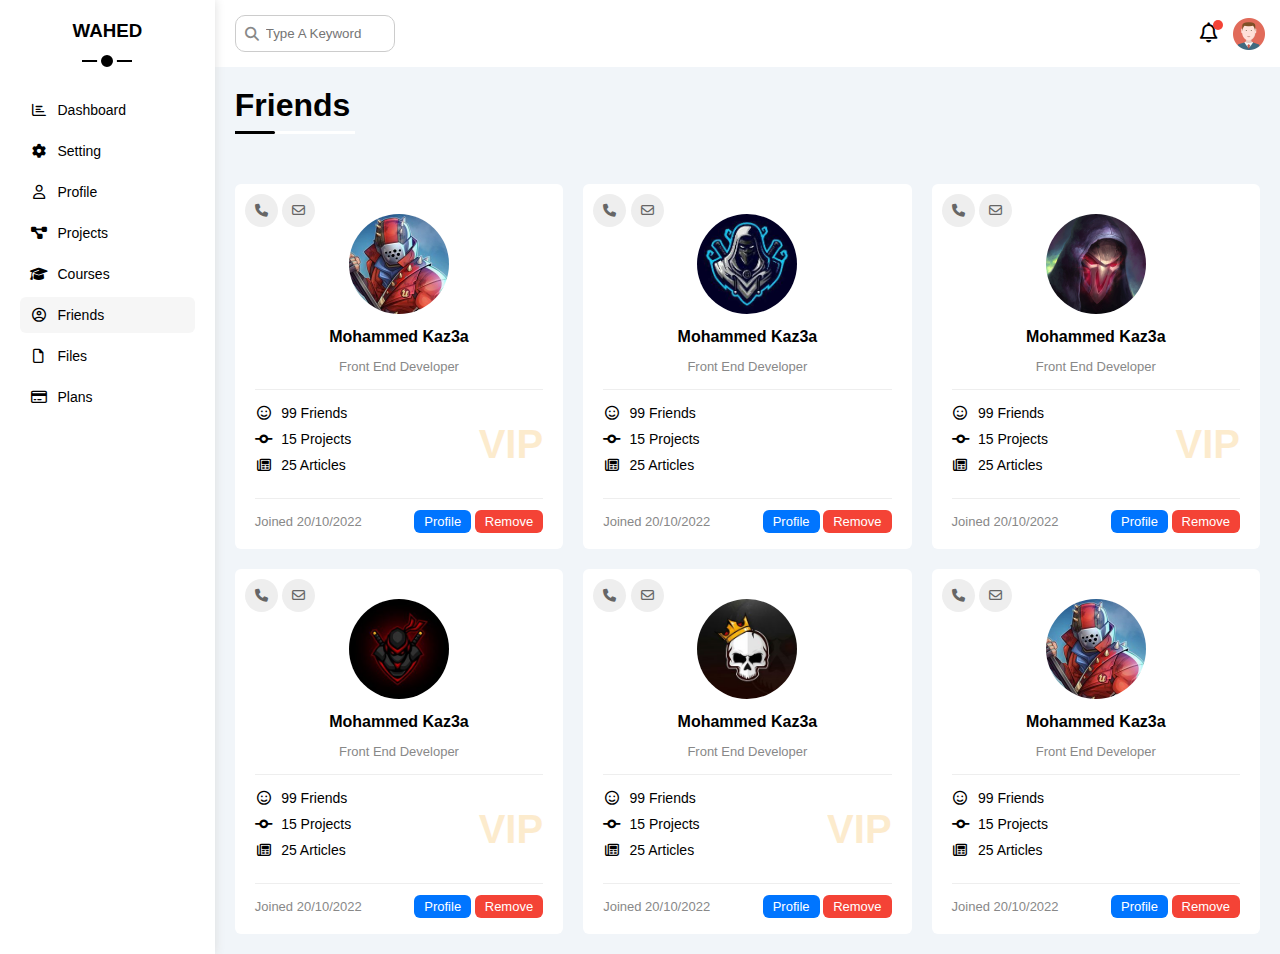
<file: friends.html>
<!DOCTYPE html>
<html lang="en">

<head>
    <meta charset="UTF-8">
    <meta http-equiv="X-UA-Compatible" content="IE=edge">
    <meta name="viewport" content="width=device-width, initial-scale=1.0">
    <link rel="stylesheet" href="CSS/all.min.css">
    <link rel="stylesheet" href="CSS/framework.css">
    <link rel="stylesheet" href="CSS/master.css">
    <title>Friends</title>
</head>

<body>
    <div class="page d-flex">
        <div class="sidebar bg-white p-20 p-relative">
            <h3 class="p-relative txt-c mt-0">WAHED</h3>
            <ul>
                <li>
                    <a class="d-flex align-center fs-14 c-black rad-6 p-10" href="#">
                        <i class="fa-regular fa-chart-bar fa-fw"></i>
                        <span>Dashboard</span>
                    </a>
                </li>
                <li>
                    <a class="d-flex align-center fs-14 c-black rad-6 p-10" href="settings.html">
                        <i class="fa-solid fa-gear fa-fw"></i>
                        <span>Setting</span>
                    </a>
                </li>
                <li>
                    <a class="d-flex align-center fs-14 c-black rad-6 p-10" href="profile.html">
                        <i class="fa-regular fa-user fa-fw"></i>
                        <span>Profile</span>
                    </a>
                </li>
                <li>
                    <a class="d-flex align-center fs-14 c-black rad-6 p-10" href="projects.html">
                        <i class="fa-solid fa-diagram-project fa-fw"></i>
                        <span>Projects</span>
                    </a>
                </li>
                <li>
                    <a class="d-flex align-center fs-14 c-black rad-6 p-10" href="courses.html">
                        <i class="fa-solid fa-graduation-cap fa-fw"></i>
                        <span>Courses</span>
                    </a>
                </li>
                <li>
                    <a class="active d-flex align-center fs-14 c-black rad-6 p-10" href="friends.html">
                        <i class="fa-regular fa-circle-user fa-fw"></i>
                        <span>Friends</span>
                    </a>
                </li>
                <li>
                    <a class="d-flex align-center fs-14 c-black rad-6 p-10" href="files.html">
                        <i class="fa-regular fa-file fa-fw"></i>
                        <span>Files</span>
                    </a>
                </li>
                <li>
                    <a class="d-flex align-center fs-14 c-black rad-6 p-10" href="plans.html">
                        <i class="fa-regular fa-credit-card fa-fw"></i>
                        <span>Plans</span>
                    </a>
                </li>
            </ul>
        </div>
        <div class="content w-full">
            <!-- Start Head -->
            <div class="head bg-white p-15 between-flex">
                <div class="search p-relative">
                    <input type="text" placeholder="Type A Keyword" class="p-10">
                </div>
                <div class="icons d-flex align-center">
                    <span class="notification p-relative">
                        <i class="fa-regular fa-bell fa-lg"></i>
                    </span>
                    <img src="imgs/avatar.png" alt="img">
                </div>
            </div>
            <!-- End Head -->
            <h1 class="p-relative">Friends</h1>
            <div class="friends-page d-grid m-20 gap-20">
                <div class="friends bg-white rad-6 p-20 p-relative">
                    <div class="content">
                        <i class="fa-solid fa-phone"></i>
                        <i class="fa-regular fa-envelope"></i>
                    </div>
                    <div class="txt-c">
                        <img class="rad-half mt-10 mb-10 w-100 h-100" src="imgs/friend-01.jpg" alt="img">
                        <h4 class="m-0">Mohammed Kaz3a</h4>
                        <p class="c-grey fs-13  mb-0 ">Front End Developer</p>
                    </div>
                    <div class="icons fs-14 p-relative">
                        <div class="mb-10">
                            <i class="fa-regular fa-face-smile fa-fw"></i>
                            <span>99 Friends</span>
                        </div>
                        <div class="mb-10">
                            <i class="fa-solid fa-code-commit fa-fw"></i>
                            <span>15 Projects</span>
                        </div>
                        <div class="mb-10">
                            <i class="fa-regular fa-newspaper fa-fw"></i>
                            <span>25 Articles</span>
                        </div>
                        <span class="vip fw-bold c-orange">VIP</span>
                    </div>
                    <div class="info between-flex fs-13">
                        <span class="c-grey">Joined 20/10/2022</span>
                        <div>
                            <a class="bg-blue c-white btn-shape" href="profile.html">Profile</a>
                            <a class="bg-red c-white btn-shape" href="#">Remove</a>
                        </div>
                    </div>
                </div>
                <div class="friends bg-white rad-6 p-20 p-relative">
                    <div class="content">
                        <i class="fa-solid fa-phone"></i>
                        <i class="fa-regular fa-envelope"></i>
                    </div>
                    <div class="txt-c">
                        <img class="rad-half mt-10 mb-10 w-100 h-100" src="imgs/friend-02.jpg" alt="img">
                        <h4 class="m-0">Mohammed Kaz3a</h4>
                        <p class="c-grey fs-13  mb-0 ">Front End Developer</p>
                    </div>
                    <div class="icons fs-14 p-relative">
                        <div class="mb-10">
                            <i class="fa-regular fa-face-smile fa-fw"></i>
                            <span>99 Friends</span>
                        </div>
                        <div class="mb-10">
                            <i class="fa-solid fa-code-commit fa-fw"></i>
                            <span>15 Projects</span>
                        </div>
                        <div class="mb-10">
                            <i class="fa-regular fa-newspaper fa-fw"></i>
                            <span>25 Articles</span>
                        </div>
                    </div>
                    <div class="info between-flex fs-13">
                        <span class="c-grey">Joined 20/10/2022</span>
                        <div>
                            <a class="bg-blue c-white btn-shape" href="profile.html">Profile</a>
                            <a class="bg-red c-white btn-shape" href="#">Remove</a>
                        </div>
                    </div>
                </div>
                <div class="friends bg-white rad-6 p-20 p-relative">
                    <div class="content">
                        <i class="fa-solid fa-phone"></i>
                        <i class="fa-regular fa-envelope"></i>
                    </div>
                    <div class="txt-c">
                        <img class="rad-half mt-10 mb-10 w-100 h-100" src="imgs/friend-03.jpg" alt="img">
                        <h4 class="m-0">Mohammed Kaz3a</h4>
                        <p class="c-grey fs-13  mb-0 ">Front End Developer</p>
                    </div>
                    <div class="icons fs-14 p-relative">
                        <div class="mb-10">
                            <i class="fa-regular fa-face-smile fa-fw"></i>
                            <span>99 Friends</span>
                        </div>
                        <div class="mb-10">
                            <i class="fa-solid fa-code-commit fa-fw"></i>
                            <span>15 Projects</span>
                        </div>
                        <div class="mb-10">
                            <i class="fa-regular fa-newspaper fa-fw"></i>
                            <span>25 Articles</span>
                        </div>
                        <span class="vip fw-bold c-orange">VIP</span>
                    </div>
                    <div class="info between-flex fs-13">
                        <span class="c-grey">Joined 20/10/2022</span>
                        <div>
                            <a class="bg-blue c-white btn-shape" href="profile.html">Profile</a>
                            <a class="bg-red c-white btn-shape" href="#">Remove</a>
                        </div>
                    </div>
                </div>
                <div class="friends bg-white rad-6 p-20 p-relative">
                    <div class="content">
                        <i class="fa-solid fa-phone"></i>
                        <i class="fa-regular fa-envelope"></i>
                    </div>
                    <div class="txt-c">
                        <img class="rad-half mt-10 mb-10 w-100 h-100" src="imgs/friend-04.jpg" alt="img">
                        <h4 class="m-0">Mohammed Kaz3a</h4>
                        <p class="c-grey fs-13  mb-0 ">Front End Developer</p>
                    </div>
                    <div class="icons fs-14 p-relative">
                        <div class="mb-10">
                            <i class="fa-regular fa-face-smile fa-fw"></i>
                            <span>99 Friends</span>
                        </div>
                        <div class="mb-10">
                            <i class="fa-solid fa-code-commit fa-fw"></i>
                            <span>15 Projects</span>
                        </div>
                        <div class="mb-10">
                            <i class="fa-regular fa-newspaper fa-fw"></i>
                            <span>25 Articles</span>
                        </div>
                        <span class="vip fw-bold c-orange">VIP</span>
                    </div>
                    <div class="info between-flex fs-13">
                        <span class="c-grey">Joined 20/10/2022</span>
                        <div>
                            <a class="bg-blue c-white btn-shape" href="profile.html">Profile</a>
                            <a class="bg-red c-white btn-shape" href="#">Remove</a>
                        </div>
                    </div>
                </div>
                <div class="friends bg-white rad-6 p-20 p-relative">
                    <div class="content">
                        <i class="fa-solid fa-phone"></i>
                        <i class="fa-regular fa-envelope"></i>
                    </div>
                    <div class="txt-c">
                        <img class="rad-half mt-10 mb-10 w-100 h-100" src="imgs/friend-05.jpg" alt="img">
                        <h4 class="m-0">Mohammed Kaz3a</h4>
                        <p class="c-grey fs-13  mb-0 ">Front End Developer</p>
                    </div>
                    <div class="icons fs-14 p-relative">
                        <div class="mb-10">
                            <i class="fa-regular fa-face-smile fa-fw"></i>
                            <span>99 Friends</span>
                        </div>
                        <div class="mb-10">
                            <i class="fa-solid fa-code-commit fa-fw"></i>
                            <span>15 Projects</span>
                        </div>
                        <div class="mb-10">
                            <i class="fa-regular fa-newspaper fa-fw"></i>
                            <span>25 Articles</span>
                        </div>
                        <span class="vip fw-bold c-orange">VIP</span>
                    </div>
                    <div class="info between-flex fs-13">
                        <span class="c-grey">Joined 20/10/2022</span>
                        <div>
                            <a class="bg-blue c-white btn-shape" href="profile.html">Profile</a>
                            <a class="bg-red c-white btn-shape" href="#">Remove</a>
                        </div>
                    </div>
                </div>
                <div class="friends bg-white rad-6 p-20 p-relative">
                    <div class="content">
                        <i class="fa-solid fa-phone"></i>
                        <i class="fa-regular fa-envelope"></i>
                    </div>
                    <div class="txt-c">
                        <img class="rad-half mt-10 mb-10 w-100 h-100" src="imgs/friend-01.jpg" alt="img">
                        <h4 class="m-0">Mohammed Kaz3a</h4>
                        <p class="c-grey fs-13  mb-0 ">Front End Developer</p>
                    </div>
                    <div class="icons fs-14 p-relative">
                        <div class="mb-10">
                            <i class="fa-regular fa-face-smile fa-fw"></i>
                            <span>99 Friends</span>
                        </div>
                        <div class="mb-10">
                            <i class="fa-solid fa-code-commit fa-fw"></i>
                            <span>15 Projects</span>
                        </div>
                        <div class="mb-10">
                            <i class="fa-regular fa-newspaper fa-fw"></i>
                            <span>25 Articles</span>
                        </div>
                    </div>
                    <div class="info between-flex fs-13">
                        <span class="c-grey">Joined 20/10/2022</span>
                        <div>
                            <a class="bg-blue c-white btn-shape" href="profile.html">Profile</a>
                            <a class="bg-red c-white btn-shape" href="#">Remove</a>
                        </div>
                    </div>
                </div>
            </div>
        </div>
    </div>
</body>

</html>
</file>
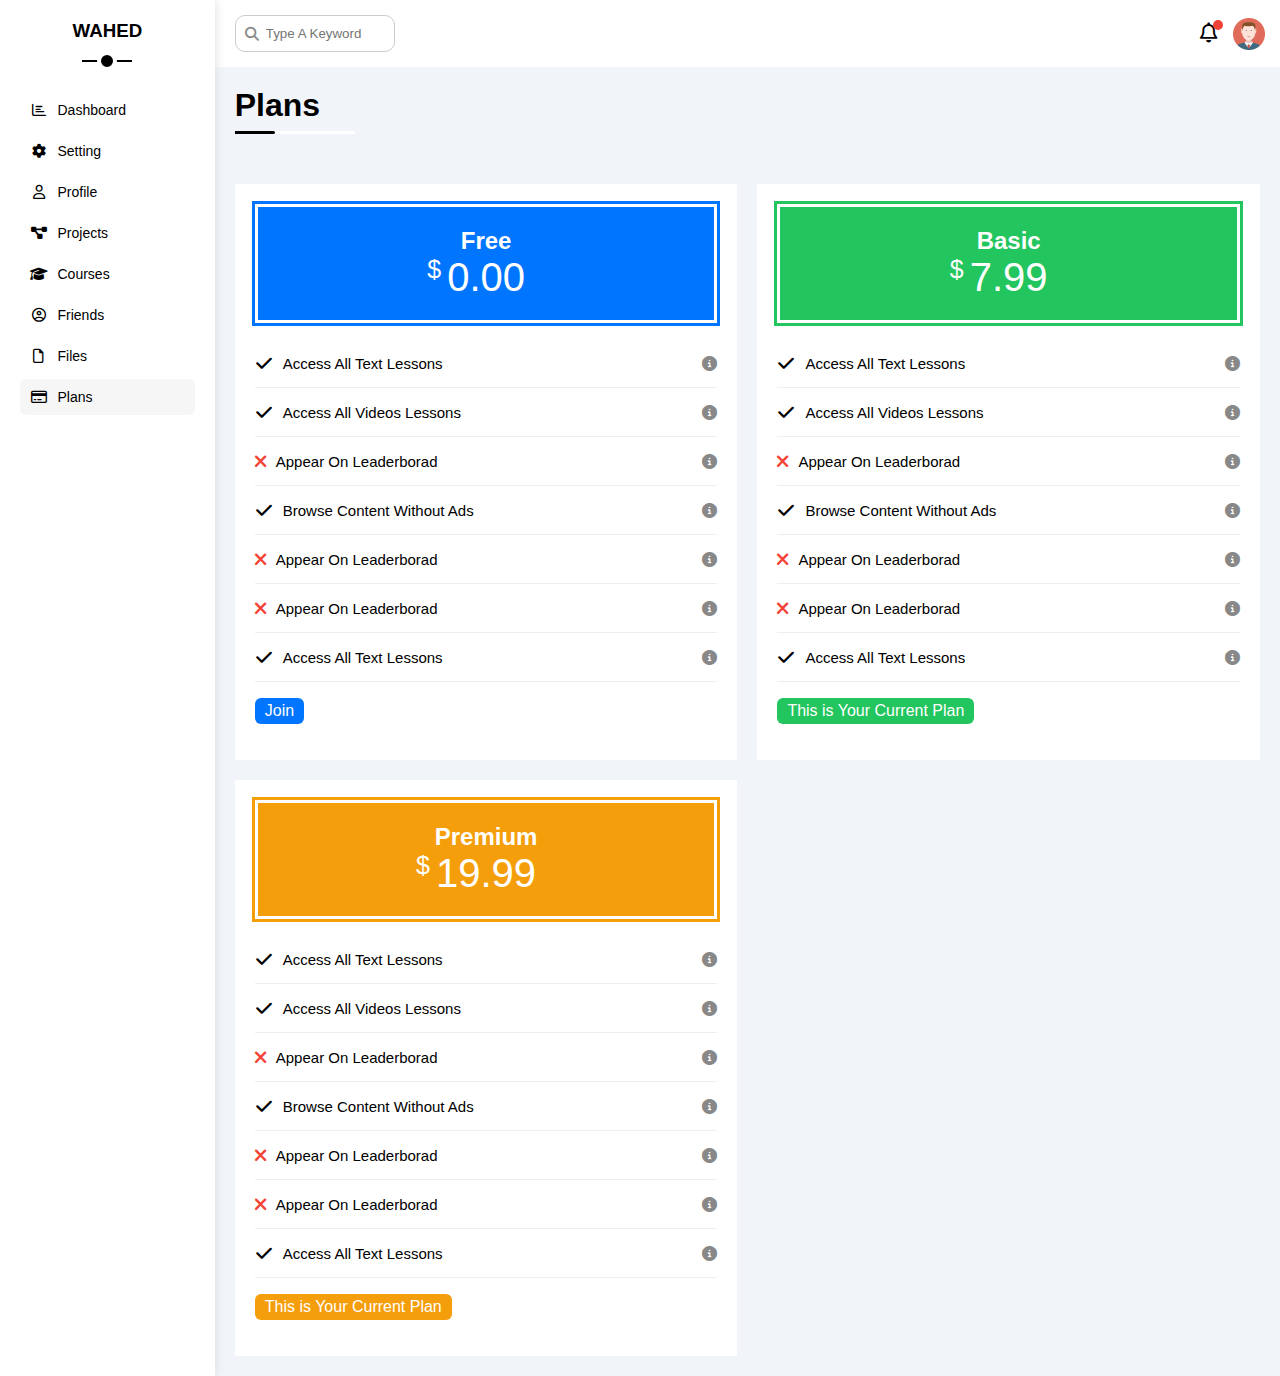
<file: plans.html>
<!DOCTYPE html>
<html lang="en">

<head>
    <meta charset="UTF-8">
    <meta http-equiv="X-UA-Compatible" content="IE=edge">
    <meta name="viewport" content="width=device-width, initial-scale=1.0">
    <link rel="stylesheet" href="CSS/all.min.css">
    <link rel="stylesheet" href="CSS/framework.css">
    <link rel="stylesheet" href="CSS/master.css">
    <title>Friends</title>
</head>

<body>
    <div class="page d-flex">
        <div class="sidebar bg-white p-20 p-relative">
            <h3 class="p-relative txt-c mt-0">WAHED</h3>
            <ul>
                <li>
                    <a class="d-flex align-center fs-14 c-black rad-6 p-10" href="index.html">
                        <i class="fa-regular fa-chart-bar fa-fw"></i>
                        <span>Dashboard</span>
                    </a>
                </li>
                <li>
                    <a class="d-flex align-center fs-14 c-black rad-6 p-10" href="settings.html">
                        <i class="fa-solid fa-gear fa-fw"></i>
                        <span>Setting</span>
                    </a>
                </li>
                <li>
                    <a class="d-flex align-center fs-14 c-black rad-6 p-10" href="profile.html">
                        <i class="fa-regular fa-user fa-fw"></i>
                        <span>Profile</span>
                    </a>
                </li>
                <li>
                    <a class="d-flex align-center fs-14 c-black rad-6 p-10" href="projects.html">
                        <i class="fa-solid fa-diagram-project fa-fw"></i>
                        <span>Projects</span>
                    </a>
                </li>
                <li>
                    <a class="d-flex align-center fs-14 c-black rad-6 p-10" href="courses.html">
                        <i class="fa-solid fa-graduation-cap fa-fw"></i>
                        <span>Courses</span>
                    </a>
                </li>
                <li>
                    <a class="d-flex align-center fs-14 c-black rad-6 p-10" href="friends.html">
                        <i class="fa-regular fa-circle-user fa-fw"></i>
                        <span>Friends</span>
                    </a>
                </li>
                <li>
                    <a class="d-flex align-center fs-14 c-black rad-6 p-10" href="files.html">
                        <i class="fa-regular fa-file fa-fw"></i>
                        <span>Files</span>
                    </a>
                </li>
                <li>
                    <a class="active d-flex align-center fs-14 c-black rad-6 p-10" href="plans.html">
                        <i class="fa-regular fa-credit-card fa-fw"></i>
                        <span>Plans</span>
                    </a>
                </li>
            </ul>
        </div>
        <div class="content w-full">
            <!-- Start Head -->
            <div class="head bg-white p-15 between-flex">
                <div class="search p-relative">
                    <input type="text" placeholder="Type A Keyword" class="p-10">
                </div>
                <div class="icons d-flex align-center">
                    <span class="notification p-relative">
                        <i class="fa-regular fa-bell fa-lg"></i>
                    </span>
                    <img src="imgs/avatar.png" alt="img">
                </div>
            </div>
            <!-- End Head -->
            <h1 class="p-relative">Plans</h1>
            <div class="plans-page d-grid m-20 gap-20">
                <div class="plan blue bg-white p-20">
                    <div class="top bg-blue txt-c p-20">
                        <h2 class="m-0 c-white">Free</h2>
                        <div class="price c-white"><span>$</span>0.00</div>
                    </div>
                    <ul>
                        <li>
                            <i class="fa-solid fa-check fs-fw yes"></i>
                            <span>Access All Text Lessons</span>
                            <i class="fa-solid fa-circle-info help"></i>
                        </li>
                        <li>
                            <i class="fa-solid fa-check fs-fw yes"></i>
                            <span>Access All Videos Lessons</span>
                            <i class="fa-solid fa-circle-info help"></i>
                        </li>
                        <li>
                            <i class="fa-solid fa-xmark fs-fw"></i>
                            <span>Appear On Leaderborad</span>
                            <i class="fa-solid fa-circle-info help"></i>
                        </li>
                        <li>
                            <i class="fa-solid fa-check fs-fw yes"></i>
                            <span>Browse Content Without Ads</span>
                            <i class="fa-solid fa-circle-info help"></i>
                        </li>
                        <li>
                            <i class="fa-solid fa-xmark fs-fw"></i>
                            <span>Appear On Leaderborad</span>
                            <i class="fa-solid fa-circle-info help"></i>
                        </li>
                        <li>
                            <i class="fa-solid fa-xmark fs-fw"></i>
                            <span>Appear On Leaderborad</span>
                            <i class="fa-solid fa-circle-info help"></i>
                        </li>
                        <li>
                            <i class="fa-solid fa-check fs-fw yes"></i>
                            <span>Access All Text Lessons</span>
                            <i class="fa-solid fa-circle-info help"></i>
                        </li>
                    </ul>
                    <a class="btn-shape bg-blue c-white d-block w-fit" href="#">Join</a>
                </div>
                <div class="plan green bg-white p-20">
                    <div class="top bg-green txt-c p-20">
                        <h2 class="m-0 c-white">Basic</h2>
                        <div class="price c-white"><span>$</span>7.99</div>
                    </div>
                    <ul>
                        <li>
                            <i class="fa-solid fa-check fs-fw yes"></i>
                            <span>Access All Text Lessons</span>
                            <i class="fa-solid fa-circle-info help"></i>
                        </li>
                        <li>
                            <i class="fa-solid fa-check fs-fw yes"></i>
                            <span>Access All Videos Lessons</span>
                            <i class="fa-solid fa-circle-info help"></i>
                        </li>
                        <li>
                            <i class="fa-solid fa-xmark fs-fw"></i>
                            <span>Appear On Leaderborad</span>
                            <i class="fa-solid fa-circle-info help"></i>
                        </li>
                        <li>
                            <i class="fa-solid fa-check fs-fw yes"></i>
                            <span>Browse Content Without Ads</span>
                            <i class="fa-solid fa-circle-info help"></i>
                        </li>
                        <li>
                            <i class="fa-solid fa-xmark fs-fw"></i>
                            <span>Appear On Leaderborad</span>
                            <i class="fa-solid fa-circle-info help"></i>
                        </li>
                        <li>
                            <i class="fa-solid fa-xmark fs-fw"></i>
                            <span>Appear On Leaderborad</span>
                            <i class="fa-solid fa-circle-info help"></i>
                        </li>
                        <li>
                            <i class="fa-solid fa-check fs-fw yes"></i>
                            <span>Access All Text Lessons</span>
                            <i class="fa-solid fa-circle-info help"></i>
                        </li>
                    </ul>
                    <p class="btn-shape bg-green c-white d-block w-fit" href="#">This is Your Current Plan</p>
                </div>
                <div class="plan orange bg-white p-20">
                    <div class="top bg-orange txt-c p-20">
                        <h2 class="m-0 c-white">Premium</h2>
                        <div class="price c-white"><span>$</span>19.99</div>
                    </div>
                    <ul>
                        <li>
                            <i class="fa-solid fa-check fs-fw yes"></i>
                            <span>Access All Text Lessons</span>
                            <i class="fa-solid fa-circle-info help"></i>
                        </li>
                        <li>
                            <i class="fa-solid fa-check fs-fw yes"></i>
                            <span>Access All Videos Lessons</span>
                            <i class="fa-solid fa-circle-info help"></i>
                        </li>
                        <li>
                            <i class="fa-solid fa-xmark fs-fw"></i>
                            <span>Appear On Leaderborad</span>
                            <i class="fa-solid fa-circle-info help"></i>
                        </li>
                        <li>
                            <i class="fa-solid fa-check fs-fw yes"></i>
                            <span>Browse Content Without Ads</span>
                            <i class="fa-solid fa-circle-info help"></i>
                        </li>
                        <li>
                            <i class="fa-solid fa-xmark fs-fw"></i>
                            <span>Appear On Leaderborad</span>
                            <i class="fa-solid fa-circle-info help"></i>
                        </li>
                        <li>
                            <i class="fa-solid fa-xmark fs-fw"></i>
                            <span>Appear On Leaderborad</span>
                            <i class="fa-solid fa-circle-info help"></i>
                        </li>
                        <li>
                            <i class="fa-solid fa-check fs-fw yes"></i>
                            <span>Access All Text Lessons</span>
                            <i class="fa-solid fa-circle-info help"></i>
                        </li>
                    </ul>
                    <p class="btn-shape bg-orange c-white d-block w-fit" href="#">This is Your Current Plan</p>
                </div>
            </div>
        </div>
</body>

</html>
</file>
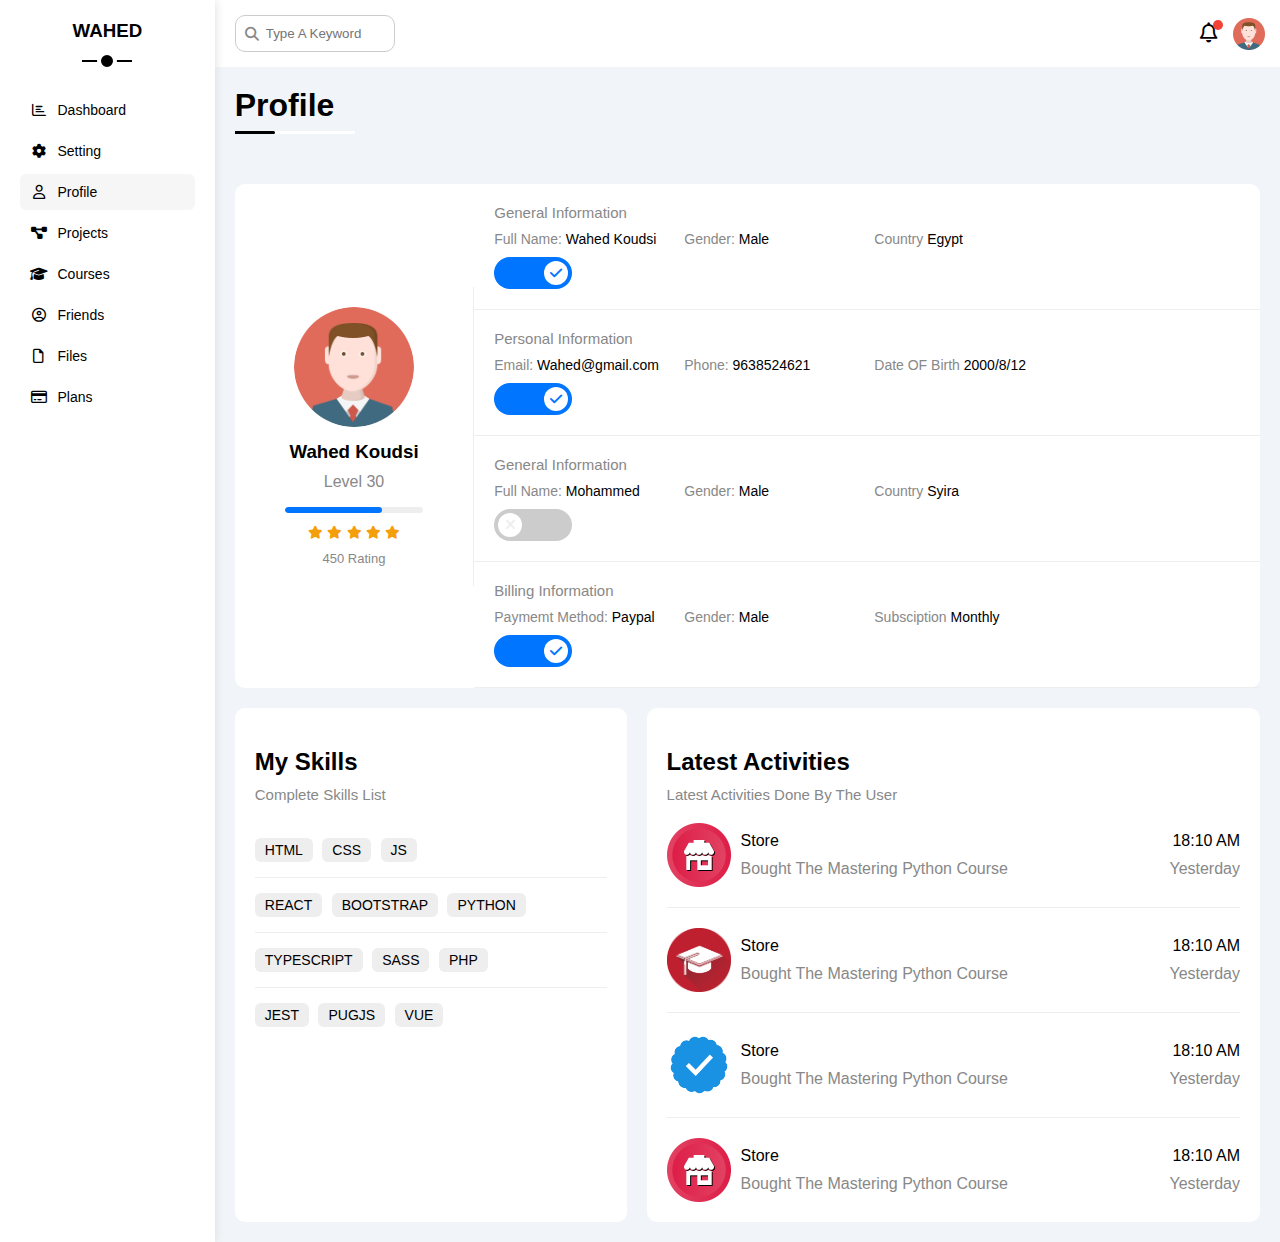
<file: profile.html>
<!DOCTYPE html>
<html lang="en">

<head>
    <meta charset="UTF-8">
    <meta http-equiv="X-UA-Compatible" content="IE=edge">
    <meta name="viewport" content="width=device-width, initial-scale=1.0">
    <link rel="stylesheet" href="CSS/all.min.css">
    <link rel="stylesheet" href="CSS/framework.css">
    <link rel="stylesheet" href="CSS/master.css">
    <title>Profile</title>
</head>

<body>
    <div class="page d-flex">
        <div class="sidebar bg-white p-20 p-relative">
            <h3 class="p-relative txt-c mt-0">WAHED</h3>
            <ul>
                <li>
                    <a class="d-flex align-center fs-14 c-black rad-6 p-10" href="index.html">
                        <i class="fa-regular fa-chart-bar fa-fw"></i>
                        <span>Dashboard</span>
                    </a>
                </li>
                <li>
                    <a class="d-flex align-center fs-14 c-black rad-6 p-10" href="settings.html">
                        <i class="fa-solid fa-gear fa-fw"></i>
                        <span>Setting</span>
                    </a>
                </li>
                <li>
                    <a class="active d-flex align-center fs-14 c-black rad-6 p-10" href="#">
                        <i class="fa-regular fa-user fa-fw"></i>
                        <span>Profile</span>
                    </a>
                </li>
                <li>
                    <a class="d-flex align-center fs-14 c-black rad-6 p-10" href="projects.html">
                        <i class="fa-solid fa-diagram-project fa-fw"></i>
                        <span>Projects</span>
                    </a>
                </li>
                <li>
                    <a class="d-flex align-center fs-14 c-black rad-6 p-10" href="courses.html">
                        <i class="fa-solid fa-graduation-cap fa-fw"></i>
                        <span>Courses</span>
                    </a>
                </li>
                <li>
                    <a class="d-flex align-center fs-14 c-black rad-6 p-10" href="friends.html">
                        <i class="fa-regular fa-circle-user fa-fw"></i>
                        <span>Friends</span>
                    </a>
                </li>
                <li>
                    <a class="d-flex align-center fs-14 c-black rad-6 p-10" href="files.html">
                        <i class="fa-regular fa-file fa-fw"></i>
                        <span>Files</span>
                    </a>
                </li>
                <li>
                    <a class="d-flex align-center fs-14 c-black rad-6 p-10" href="plans.html">
                        <i class="fa-regular fa-credit-card fa-fw"></i>
                        <span>Plans</span>
                    </a>
                </li>
            </ul>
        </div>
        <div class="content w-full">
            <!-- Start Head -->
            <div class="head bg-white p-15 between-flex">
                <div class="search p-relative">
                    <input type="text" placeholder="Type A Keyword" class="p-10">
                </div>
                <div class="icons d-flex align-center">
                    <span class="notification p-relative">
                        <i class="fa-regular fa-bell fa-lg"></i>
                    </span>
                    <img src="imgs/avatar.png" alt="img">
                </div>
            </div>
            <!-- End Head -->
            <h1 class="p-relative">Profile</h1>

            <!-- Start Profile -->
            <div class="profile-page m-20">
                <div class="overview bg-white rad-10 d-flex align-center">
                    <div class="avatar-box txt-c p-20">
                        <img class="mb-10 rad-half" src="imgs/avatar.png" alt="img">
                        <h3 class="m-0 ">Wahed Koudsi</h3>
                        <p class="c-grey mt-10">Level 30</p>
                        <div class="level rad-6 bg-eee p-relative">
                            <span style="width: 70%;"></span>
                        </div>
                        <div class="rating mt-10 mb-10">
                            <i class="fa-solid fa-star c-orange fs-13"></i>
                            <i class="fa-solid fa-star c-orange fs-13"></i>
                            <i class="fa-solid fa-star c-orange fs-13"></i>
                            <i class="fa-solid fa-star c-orange fs-13"></i>
                            <i class="fa-solid fa-star c-orange fs-13"></i>
                        </div>
                        <p class="c-grey m-0 fs-13">450 Rating</p>
                    </div>
                    <!-- Start Info Row -->
                    <div class="info-box w-full txt-c-mobile">
                        <div class="box p-20 d-flex align-center">
                            <h4 class="c-grey fs-15 m-0 w-full">General Information</h4>
                            <div class="fs-14">
                                <span class="c-grey">Full Name:</span>
                                <span>Wahed Koudsi</span>
                            </div>
                            <div class="fs-14">
                                <span class="c-grey">Gender:</span>
                                <span>Male</span>
                            </div>
                            <div class="fs-14">
                                <span class="c-grey">Country</span>
                                <span>Egypt</span>
                            </div>
                            <div class="fs-14">
                                <label>
                                    <input class="toggle-checkbox" type="checkbox" checked>
                                    <div class="toggle-switch"></div>
                                </label>
                            </div>
                        </div>
                        <div class="box p-20 d-flex align-center">
                            <h4 class="c-grey fs-15 m-0 w-full">Personal Information</h4>
                            <div class="fs-14">
                                <span class="c-grey">Email:</span>
                                <span>Wahed@gmail.com</span>
                            </div>
                            <div class="fs-14">
                                <span class="c-grey">Phone:</span>
                                <span>9638524621</span>
                            </div>
                            <div class="fs-14">
                                <span class="c-grey">Date OF Birth</span>
                                <span>2000/8/12</span>
                            </div>
                            <div class="fs-14">
                                <label>
                                    <input class="toggle-checkbox" type="checkbox" checked>
                                    <div class="toggle-switch"></div>
                                </label>
                            </div>
                        </div>
                        <div class="box p-20 d-flex align-center">
                            <h4 class="c-grey fs-15 m-0 w-full">General Information</h4>
                            <div class="fs-14">
                                <span class="c-grey">Full Name:</span>
                                <span>Mohammed</span>
                            </div>
                            <div class="fs-14">
                                <span class="c-grey">Gender:</span>
                                <span>Male</span>
                            </div>
                            <div class="fs-14">
                                <span class="c-grey">Country</span>
                                <span>Syira</span>
                            </div>
                            <div class="fs-14">
                                <label>
                                    <input class="toggle-checkbox" type="checkbox">
                                    <div class="toggle-switch"></div>
                                </label>
                            </div>
                        </div>
                        <div class="box p-20 d-flex align-center">
                            <h4 class="c-grey fs-15 m-0 w-full">Billing Information</h4>
                            <div class="fs-14">
                                <span class="c-grey">Paymemt Method:</span>
                                <span>Paypal</span>
                            </div>
                            <div class="fs-14">
                                <span class="c-grey">Gender:</span>
                                <span>Male</span>
                            </div>
                            <div class="fs-14">
                                <span class="c-grey">Subsciption</span>
                                <span>Monthly </span>
                            </div>
                            <div class="fs-14">
                                <label>
                                    <input class="toggle-checkbox" type="checkbox" checked>
                                    <div class="toggle-switch"></div>
                                </label>
                            </div>
                        </div>
                    </div>
                    <!-- End Info Row -->
                </div>
                <!-- Start Other Data -->
                <div class="other-data d-flex gap-20">
                    <div class="skills-card p-20 bg-white rad-10 mt-20">
                        <h2 class="mt- mb-10">My Skills</h2>
                        <p class="mt-0 mb-20 c-grey fs-15">Complete Skills List</p>
                        <ul class="m-0 txt-c-mobile">
                            <li>
                                <span>HTML</span>
                                <span>CSS</span>
                                <span>JS</span>
                            </li>
                            <li>
                                <span>REACT</span>
                                <span>BOOTSTRAP</span>
                                <span>PYTHON</span>
                            </li>
                            <li>
                                <span>TYPESCRIPT</span>
                                <span>SASS</span>
                                <span>PHP</span>
                            </li>
                            <li>
                                <span>JEST</span>
                                <span>PUGJS</span>
                                <span>VUE </span>
                            </li>

                            </li>
                        </ul>
                    </div>
                    <div class="activities p-20 bg-white rad-10 mt-20">
                        <h2 class="mt- mb-10">Latest Activities</h2>
                        <p class="mt-0 mb-20 c-grey fs-15">Latest Activities Done By The User</p>
                        <div class="activity d-flex align-center txt-c-mobile">
                            <img src="imgs/activity-01.png" alt="img">
                            <div class="info">
                                <span class="d-block mb-10">Store</span>
                                <span class="c-grey">Bought The Mastering Python Course</span>
                            </div>
                            <div class="data">
                                <span class="d-block mb-10">18:10 AM</span>
                                <span class="c-grey">Yesterday</span>
                            </div>
                        </div>
                        <div class="activity d-flex align-center txt-c-mobile">
                            <img src="imgs/activity-02.png" alt="img">
                            <div class="info">
                                <span class="d-block mb-10">Store</span>
                                <span class="c-grey">Bought The Mastering Python Course</span>
                            </div>
                            <div class="data">
                                <span class="d-block mb-10">18:10 AM</span>
                                <span class="c-grey">Yesterday</span>
                            </div>
                        </div>
                        <div class="activity d-flex align-center txt-c-mobile">
                            <img src="imgs/activity-03.png" alt="img">
                            <div class="info">
                                <span class="d-block mb-10">Store</span>
                                <span class="c-grey">Bought The Mastering Python Course</span>
                            </div>
                            <div class="data">
                                <span class="d-block mb-10">18:10 AM</span>
                                <span class="c-grey">Yesterday</span>
                            </div>
                        </div>
                        <div class="activity d-flex align-center txt-c-mobile">
                            <img src="imgs/activity-01.png" alt="img">
                            <div class="info">
                                <span class="d-block mb-10">Store</span>
                                <span class="c-grey">Bought The Mastering Python Course</span>
                            </div>
                            <div class="data">
                                <span class="d-block mb-10">18:10 AM</span>
                                <span class="c-grey">Yesterday</span>
                            </div>
                        </div>
                    </div>
                </div>
                <!-- End Other Data -->
            </div>
            <!-- End Profile -->

        </div>
    </div>
</body>

</html>
</file>
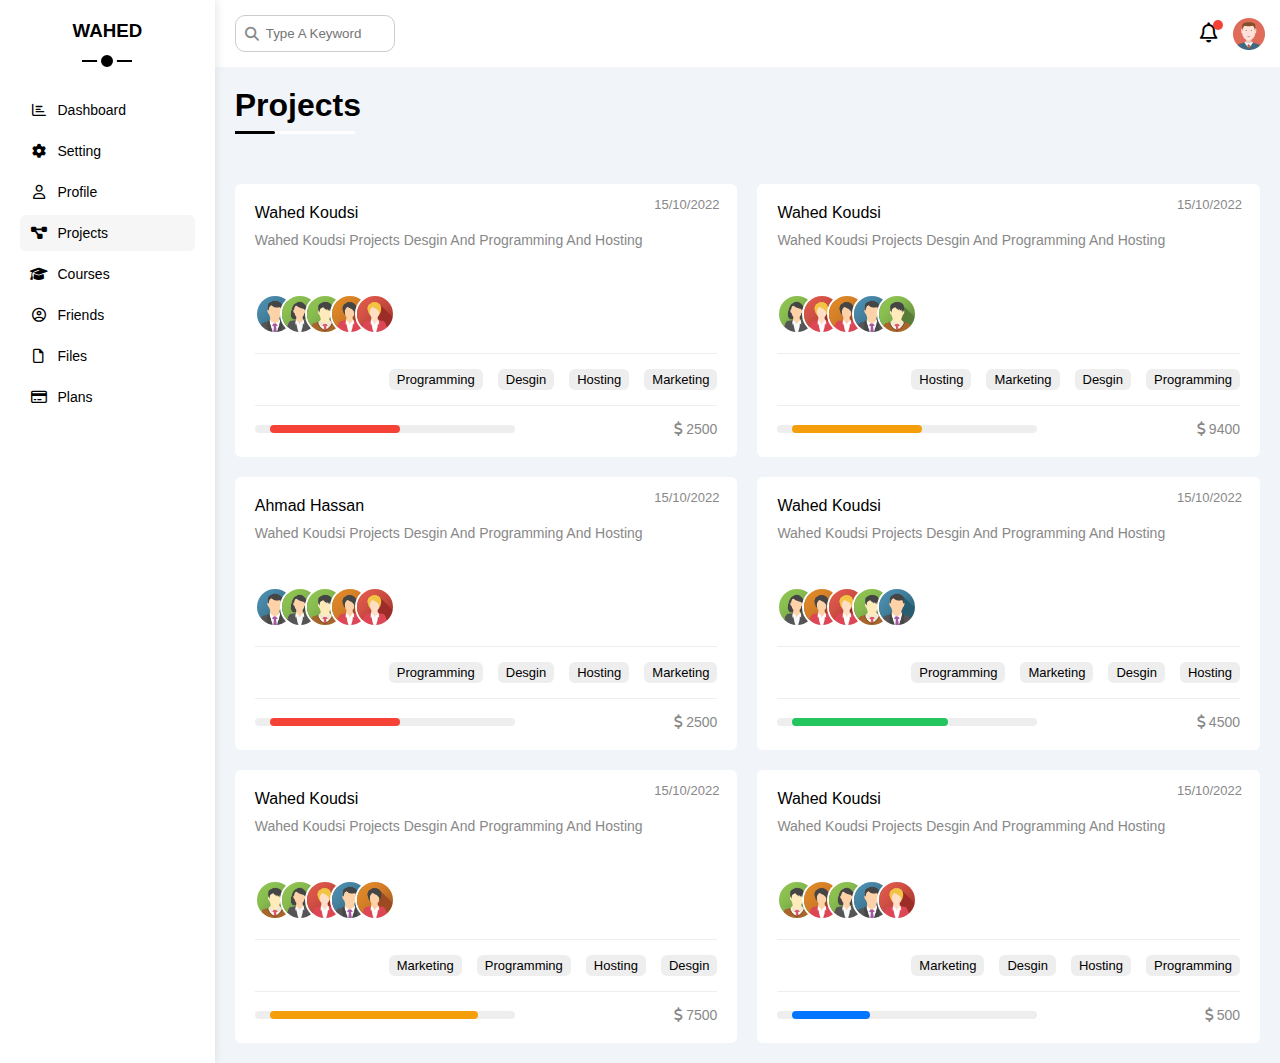
<file: projects.html>
<!DOCTYPE html>
<html lang="en">

<head>
    <meta charset="UTF-8">
    <meta http-equiv="X-UA-Compatible" content="IE=edge">
    <meta name="viewport" content="width=device-width, initial-scale=1.0">
    <link rel="stylesheet" href="CSS/all.min.css">
    <link rel="stylesheet" href="CSS/framework.css">
    <link rel="stylesheet" href="CSS/master.css">
    <title>Projects</title>
</head>

<body>
    <div class="page d-flex">
        <div class="sidebar bg-white p-20 p-relative">
            <h3 class="p-relative txt-c mt-0">WAHED</h3>
            <ul>
                <li>
                    <a class="d-flex align-center fs-14 c-black rad-6 p-10" href="#">
                        <i class="fa-regular fa-chart-bar fa-fw"></i>
                        <span>Dashboard</span>
                    </a>
                </li>
                <li>
                    <a class="d-flex align-center fs-14 c-black rad-6 p-10" href="settings.html">
                        <i class="fa-solid fa-gear fa-fw"></i>
                        <span>Setting</span>
                    </a>
                </li>
                <li>
                    <a class="d-flex align-center fs-14 c-black rad-6 p-10" href="profile.html">
                        <i class="fa-regular fa-user fa-fw"></i>
                        <span>Profile</span>
                    </a>
                </li>
                <li>
                    <a class="active d-flex align-center fs-14 c-black rad-6 p-10" href="#">
                        <i class="fa-solid fa-diagram-project fa-fw"></i>
                        <span>Projects</span>
                    </a>
                </li>
                <li>
                    <a class="d-flex align-center fs-14 c-black rad-6 p-10" href="courses.html">
                        <i class="fa-solid fa-graduation-cap fa-fw"></i>
                        <span>Courses</span>
                    </a>
                </li>
                <li>
                    <a class="d-flex align-center fs-14 c-black rad-6 p-10" href="friends.html">
                        <i class="fa-regular fa-circle-user fa-fw"></i>
                        <span>Friends</span>
                    </a>
                </li>
                <li>
                    <a class="d-flex align-center fs-14 c-black rad-6 p-10" href="files.html">
                        <i class="fa-regular fa-file fa-fw"></i>
                        <span>Files</span>
                    </a>
                </li>
                <li>
                    <a class="d-flex align-center fs-14 c-black rad-6 p-10" href="plans.html">
                        <i class="fa-regular fa-credit-card fa-fw"></i>
                        <span>Plans</span>
                    </a>
                </li>
            </ul>
        </div>
        <div class="content w-full">
            <!-- Start Head -->
            <div class="head bg-white p-15 between-flex">
                <div class="search p-relative">
                    <input type="text" placeholder="Type A Keyword" class="p-10">
                </div>
                <div class="icons d-flex align-center">
                    <span class="notification p-relative">
                        <i class="fa-regular fa-bell fa-lg"></i>
                    </span>
                    <img src="imgs/avatar.png" alt="img">
                </div>
            </div>
            <!-- End Head -->
            <h1 class="p-relative">Projects</h1>
            <!-- Start Projects Page -->
            <div class="projects-page d-grid m-20 gap-20">
                <div class="projects bg-white p-20 rad-6 p-relative">
                    <div>
                        <span class="data fs-13 c-grey">15/10/2022</span>
                        <h4 class="m-0">Wahed Koudsi</h4>
                        <p class="c-grey mt-10 mb-10 fs-14">Wahed Koudsi Projects Desgin And Programming And Hosting</p>
                    </div>
                    <div class="team">
                        <a href="#"><img src="imgs/team-01.png" alt="img"></a>
                        <a href="#"><img src="imgs/team-02.png" alt="img"></a>
                        <a href="#"><img src="imgs/team-03.png" alt="img"></a>
                        <a href="#"><img src="imgs/team-04.png" alt="img"></a>
                        <a href="#"><img src="imgs/team-05.png" alt="img"></a>
                    </div>
                    <div class="techs d-flex">
                        <span class="fs-13 rad-6 bg-eee">Programming</span>
                        <span class="fs-13 rad-6 bg-eee">Desgin</span>
                        <span class="fs-13 rad-6 bg-eee">Hosting</span>
                        <span class="fs-13 rad-6 bg-eee">Marketing</span>
                    </div>
                    <div class="info between-flex">
                        <div class="prog bg-eee">
                            <span class="bg-red" style="width: 50%;"></span>
                        </div>
                        <div class="fs-14 c-grey">
                            <i class="fa-solid fa-dollar-sign"></i> 2500
                        </div>
                    </div>
                </div>
                <div class="projects bg-white p-20 rad-6 p-relative">
                    <span class="data fs-13 c-grey">15/10/2022</span>
                    <h4 class="m-0">Wahed Koudsi</h4>
                    <p class="c-grey mt-10 mb-10 fs-14">Wahed Koudsi Projects Desgin And Programming And Hosting</p>
                    <div class="team">
                        <a href="#"><img src="imgs/team-02.png" alt="img"></a>
                        <a href="#"><img src="imgs/team-05.png" alt="img"></a>
                        <a href="#"><img src="imgs/team-04.png" alt="img"></a>
                        <a href="#"><img src="imgs/team-01.png" alt="img"></a>
                        <a href="#"><img src="imgs/team-03.png" alt="img"></a>
                    </div>
                    <div class="techs d-flex">
                        <span class="fs-13 rad-6 bg-eee">Hosting</span>
                        <span class="fs-13 rad-6 bg-eee">Marketing</span>
                        <span class="fs-13 rad-6 bg-eee">Desgin</span>
                        <span class="fs-13 rad-6 bg-eee">Programming</span>
                    </div>
                    <div class="info between-flex">
                        <div class="prog bg-eee">
                            <span class="bg-orange" style="width: 50%;"></span>
                        </div>
                        <div class="fs-14 c-grey">
                            <i class="fa-solid fa-dollar-sign"></i> 9400
                        </div>
                    </div>
                </div>
                <div class="projects bg-white p-20 rad-6 p-relative">
                    <span class="data fs-13 c-grey">15/10/2022</span>
                    <h4 class="m-0">Ahmad Hassan</h4>
                    <p class="c-grey mt-10 mb-10 fs-14">Wahed Koudsi Projects Desgin And Programming And Hosting</p>
                    <div class="team">
                        <a href="#"><img src="imgs/team-01.png" alt="img"></a>
                        <a href="#"><img src="imgs/team-02.png" alt="img"></a>
                        <a href="#"><img src="imgs/team-03.png" alt="img"></a>
                        <a href="#"><img src="imgs/team-04.png" alt="img"></a>
                        <a href="#"><img src="imgs/team-05.png" alt="img"></a>
                    </div>
                    <div class="techs d-flex">
                        <span class="fs-13 rad-6 bg-eee">Programming</span>
                        <span class="fs-13 rad-6 bg-eee">Desgin</span>
                        <span class="fs-13 rad-6 bg-eee">Hosting</span>
                        <span class="fs-13 rad-6 bg-eee">Marketing</span>
                    </div>
                    <div class="info between-flex">
                        <div class="prog bg-eee">
                            <span class="bg-red" style="width: 50%;"></span>
                        </div>
                        <div class="fs-14 c-grey">
                            <i class="fa-solid fa-dollar-sign"></i> 2500
                        </div>
                    </div>
                </div>
                <div class="projects bg-white p-20 rad-6 p-relative">
                    <span class="data fs-13 c-grey">15/10/2022</span>
                    <h4 class="m-0">Wahed Koudsi</h4>
                    <p class="c-grey mt-10 mb-10 fs-14">Wahed Koudsi Projects Desgin And Programming And Hosting</p>
                    <div class="team">
                        <a href="#"><img src="imgs/team-02.png" alt="img"></a>
                        <a href="#"><img src="imgs/team-04.png" alt="img"></a>
                        <a href="#"><img src="imgs/team-05.png" alt="img"></a>
                        <a href="#"><img src="imgs/team-03.png" alt="img"></a>
                        <a href="#"><img src="imgs/team-01.png" alt="img"></a>
                    </div>
                    <div class="techs d-flex">
                        <span class="fs-13 rad-6 bg-eee">Programming</span>
                        <span class="fs-13 rad-6 bg-eee">Marketing</span>
                        <span class="fs-13 rad-6 bg-eee">Desgin</span>
                        <span class="fs-13 rad-6 bg-eee">Hosting</span>
                    </div>
                    <div class="info between-flex">
                        <div class="prog bg-eee">
                            <span class="bg-green" style="width: 60%;"></span>
                        </div>
                        <div class="fs-14 c-grey">
                            <i class="fa-solid fa-dollar-sign"></i> 4500
                        </div>
                    </div>
                </div>
                <div class="projects bg-white p-20 rad-6 p-relative">
                    <span class="data fs-13 c-grey">15/10/2022</span>
                    <h4 class="m-0">Wahed Koudsi</h4>
                    <p class="c-grey mt-10 mb-10 fs-14">Wahed Koudsi Projects Desgin And Programming And Hosting</p>
                    <div class="team">
                        <a href="#"><img src="imgs/team-03.png" alt="img"></a>
                        <a href="#"><img src="imgs/team-02.png" alt="img"></a>
                        <a href="#"><img src="imgs/team-05.png" alt="img"></a>
                        <a href="#"><img src="imgs/team-01.png" alt="img"></a>
                        <a href="#"><img src="imgs/team-04.png" alt="img"></a>
                    </div>
                    <div class="techs d-flex">
                        <span class="fs-13 rad-6 bg-eee">Marketing</span>
                        <span class="fs-13 rad-6 bg-eee">Programming</span>
                        <span class="fs-13 rad-6 bg-eee">Hosting</span>
                        <span class="fs-13 rad-6 bg-eee">Desgin</span>
                    </div>
                    <div class="info between-flex">
                        <div class="prog bg-eee">
                            <span class="bg-orange" style="width: 80%;"></span>
                        </div>
                        <div class="fs-14 c-grey">
                            <i class="fa-solid fa-dollar-sign"></i> 7500
                        </div>
                    </div>
                </div>
                <div class="projects bg-white p-20 rad-6 p-relative">
                    <span class="data fs-13 c-grey">15/10/2022</span>
                    <h4 class="m-0">Wahed Koudsi</h4>
                    <p class="c-grey mt-10 mb-10 fs-14">Wahed Koudsi Projects Desgin And Programming And Hosting</p>
                    <div class="team">
                        <a href="#"><img src="imgs/team-03.png" alt="img"></a>
                        <a href="#"><img src="imgs/team-04.png" alt="img"></a>
                        <a href="#"><img src="imgs/team-02.png" alt="img"></a>
                        <a href="#"><img src="imgs/team-01.png" alt="img"></a>
                        <a href="#"><img src="imgs/team-05.png" alt="img"></a>
                    </div>
                    <div class="techs d-flex">
                        <span class="fs-13 rad-6 bg-eee">Marketing</span>
                        <span class="fs-13 rad-6 bg-eee">Desgin</span>
                        <span class="fs-13 rad-6 bg-eee">Hosting</span>
                        <span class="fs-13 rad-6 bg-eee">Programming</span>
                    </div>
                    <div class="info between-flex">
                        <div class="prog bg-eee">
                            <span class="bg-blue" style="width: 30%;"></span>
                        </div>
                        <div class="fs-14 c-grey">
                            <i class="fa-solid fa-dollar-sign"></i> 500
                        </div>
                    </div>
                </div>
            </div>
            <!-- End Projects Page -->

        </div>
    </div>
</body>

</html>
</file>
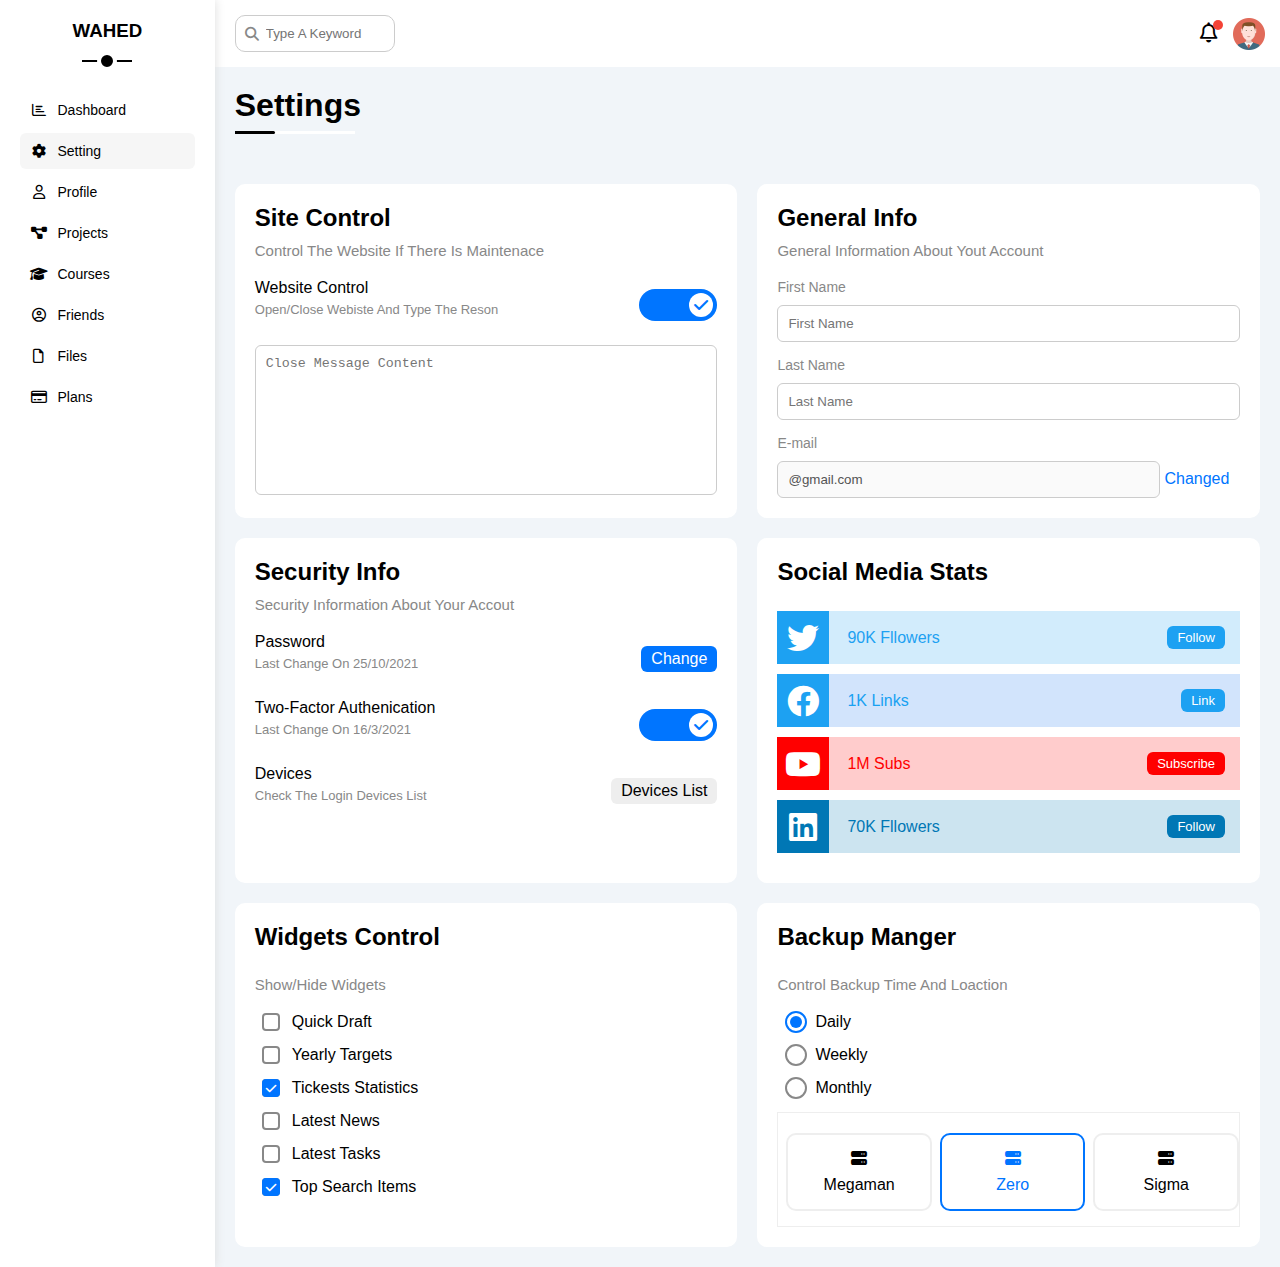
<file: settings.html>
<!DOCTYPE html>
<html lang="en">

<head>
    <meta charset="UTF-8">
    <meta http-equiv="X-UA-Compatible" content="IE=edge">
    <meta name="viewport" content="width=device-width, initial-scale=1.0">
    <link rel="stylesheet" href="CSS/all.min.css">
    <link rel="stylesheet" href="CSS/framework.css">
    <link rel="stylesheet" href="CSS/master.css">
    <title>Settings</title>
</head>

<body>
    <div class="page d-flex">
        <div class="sidebar bg-white p-20 p-relative">
            <h3 class="p-relative txt-c mt-0">WAHED</h3>
            <ul>
                <li>
                    <a class="d-flex align-center fs-14 c-black rad-6 p-10" href="index.html">
                        <i class="fa-regular fa-chart-bar fa-fw"></i>
                        <span>Dashboard</span>
                    </a>
                </li>
                <li>
                    <a class="active d-flex align-center fs-14 c-black rad-6 p-10" href="#">
                        <i class="fa-solid fa-gear fa-fw"></i>
                        <span>Setting</span>
                    </a>
                </li>
                <li>
                    <a class="d-flex align-center fs-14 c-black rad-6 p-10" href="profile.html">
                        <i class="fa-regular fa-user fa-fw"></i>
                        <span>Profile</span>
                    </a>
                </li>
                <li>
                    <a class="d-flex align-center fs-14 c-black rad-6 p-10" href="projects.html">
                        <i class="fa-solid fa-diagram-project fa-fw"></i>
                        <span>Projects</span>
                    </a>
                </li>
                <li>
                    <a class="d-flex align-center fs-14 c-black rad-6 p-10" href="courses.html">
                        <i class="fa-solid fa-graduation-cap fa-fw"></i>
                        <span>Courses</span>
                    </a>
                </li>
                <li>
                    <a class="d-flex align-center fs-14 c-black rad-6 p-10" href="friends.html">
                        <i class="fa-regular fa-circle-user fa-fw"></i>
                        <span>Friends</span>
                    </a>
                </li>
                <li>
                    <a class="d-flex align-center fs-14 c-black rad-6 p-10" href="files.html">
                        <i class="fa-regular fa-file fa-fw"></i>
                        <span>Files</span>
                    </a>
                </li>
                <li>
                    <a class="d-flex align-center fs-14 c-black rad-6 p-10" href="plans.html">
                        <i class="fa-regular fa-credit-card fa-fw"></i>
                        <span>Plans</span>
                    </a>
                </li>
            </ul>
        </div>
        <div class="content w-full">
            <!-- Start Head -->
            <div class="head bg-white p-15 between-flex">
                <div class="search p-relative">
                    <input type="text" placeholder="Type A Keyword" class="p-10">
                </div>
                <div class="icons d-flex align-center">
                    <span class="notification p-relative">
                        <i class="fa-regular fa-bell fa-lg"></i>
                    </span>
                    <img src="imgs/avatar.png" alt="img">
                </div>
            </div>
            <!-- End Head -->
            <h1 class="p-relative">Settings</h1>
            <!-- Start Setting box -->
            <div class="settings-page m-20 d-grid gap-20">
                <div class="p-20 bg-white rad-10">
                    <h2 class="mt-0 mb-10">Site Control</h2>
                    <p class="mt-0 mb-20 c-grey fs-15">Control The Website If There Is Maintenace</p>
                    <div class="mb-15 between-flex">
                        <div>
                            <span>Website Control</span>
                            <p class="c-grey mt-5 mb-0 fs-13">Open/Close Webiste And Type The Reson</p>
                        </div>
                        <div>
                            <label>
                                <input class="toggle-checkbox" type="checkbox" checked>
                                <div class="toggle-switch">
                                </div>
                            </label>
                        </div>
                    </div>
                    <textarea class="close-message p-10 rad-6 d-block w-full"
                        placeholder="Close Message Content"></textarea>
                </div>
                <!-- End Setting box -->

                <!-- Start Setting box -->
                <div class="p-20 bg-white rad-10">
                    <h2 class="mt-0 mb-10">General Info</h2>
                    <p class="mt-0 mb-20 c-grey fs-15">General Information About Yout Account</p>
                    <div class="mb-15">
                        <label class="fs-14 c-grey d-block mb-10" for="first">First Name</label>
                        <input class="b-none border-ccc p-10 rad-6 d-block w-full" type="text" id="first"
                            placeholder="First Name">
                    </div>
                    <div class="mb-15">
                        <label class="fs-14 c-grey d-block mb-10" for="last">Last Name</label>
                        <input class="b-none border-ccc p-10 rad-6 d-block w-full" type="text" id="last"
                            placeholder="Last Name">
                    </div>
                    <div>
                        <label class="fs-14 c-grey d-block mb-10" for="email">E-mail</label>
                        <input class="b-none border-ccc p-10 rad-6 d-block w-full" type="email" id="email"
                            placeholder="" disabled value="@gmail.com">
                        <a class="c-blue" href="#">Changed</a>
                    </div>
                </div>
                <div class="p-20 bg-white rad-10">
                    <h2 class="mt-0 mb-10">Security Info</h2>
                    <p class="mt-0 mb-20 c-grey fs-15">Security Information About Your Accout</p>
                    <div class="sec-box mb-15 between-flex">
                        <div>
                            <span>Password</span>
                            <p class="c-grey mt-5 mb-0 fs-13">Last Change On 25/10/2021</p>
                        </div>
                        <a class="button bg-blue c-white btn-shape" href="#">Change</a>
                    </div>
                    <div class="sec-box mb-15 between-flex">
                        <div>
                            <span>Two-Factor Authenication</span>
                            <p class="c-grey mt-5 mb-0 fs-13">Last Change On 16/3/2021</p>
                        </div>
                        <label>
                            <input class="toggle-checkbox" type="checkbox" checked>
                            <div class="toggle-switch">
                            </div>
                        </label>
                    </div>
                    <div class="sec-box mb-15 between-flex">
                        <div>
                            <span>Devices</span>
                            <p class="c-grey mt-5 mb-0 fs-13">Check The Login Devices List</p>
                        </div>
                        <a class="b-eee c-black btn-shape" href="#">Devices List</a>
                    </div>
                </div>
                <!-- Start Social Media -->
                <div class="social-media p-20 bg-white rad-10 p-relative">
                    <h2 class="mt-0 mb-25">Social Media Stats</h2>
                    <div class="box twitter p-15 p-relative mb-10 between-flex">
                        <i class="fa-brands fa-twitter fa-2x c-white h-full center-flex"></i>
                        <span>90K Fllowers</span>
                        <a class="fs-13 c-white btn-shape" href="#">Follow</a>
                    </div>
                    <div class="box facebook p-15 p-relative mb-10 between-flex">
                        <i class="fa-brands fa-facebook fa-2x c-white h-full center-flex"></i>
                        <span>1K Links</span>
                        <a class="fs-13 c-white btn-shape" href="#">Link</a>
                    </div>
                    <div class="box youtube p-15 p-relative mb-10 between-flex">
                        <i class="fa-brands fa-youtube fa-2x c-white h-full center-flex"></i>
                        <span>1M Subs</span>
                        <a class="fs-13 c-white btn-shape" href="#">Subscribe</a>
                    </div>
                    <div class="box linkedin p-15 p-relative mb-10 between-flex">
                        <i class="fa-brands fa-linkedin fa-2x c-white h-full center-flex"></i>
                        <span>70K Fllowers</span>
                        <a class="fs-13 c-white btn-shape" href="#">Follow</a>
                    </div>
                </div>
                <!-- End Social Media -->

                <!-- Start Social Media -->
                <div class="widgets-control p-20 bg-white rad-10 p-relative">
                    <h2 class="mt-0 mb-25">Widgets Control</h2>
                    <p class="mt-0 mb-20 c-grey fs-15">Show/Hide Widgets</p>
                    <div class="control d-flex align-center mb-15">
                        <input type="checkbox" id="one">
                        <label for="one">Quick Draft</label>
                    </div>
                    <div class="control d-flex align-center mb-15">
                        <input type="checkbox" id="two">
                        <label for="two">Yearly Targets</label>
                    </div>
                    <div class="control d-flex align-center mb-15">
                        <input type="checkbox" id="three" checked>
                        <label for="three">Tickests Statistics</label>
                    </div>
                    <div class="control d-flex align-center mb-15">
                        <input type="checkbox" id="four">
                        <label for="four">Latest News</label>
                    </div>
                    <div class="control d-flex align-center mb-15">
                        <input type="checkbox" id="five">
                        <label for="five">Latest Tasks</label>
                    </div>
                    <div class="control d-flex align-center mb-15">
                        <input type="checkbox" id="six" checked>
                        <label for="five">Top Search Items</label>
                    </div>
                </div>
                <!-- End Social Media -->

                <!-- Start Social Media -->
                <div class="backup-control p-20 bg-white rad-10 p-relative">
                    <h2 class="mt-0 mb-25">Backup Manger</h2>
                    <p class="mt-0 mb-20 c-grey fs-15">Control Backup Time And Loaction</p>
                    <div class="date d-flex align-center mb-15">
                        <input type="radio" id="daily" name="time" checked>
                        <label for="daily">Daily</label>
                    </div>
                    <div class="date d-flex align-center mb-15">
                        <input type="radio" id="weekly" name="time">
                        <label for="weekly">Weekly</label>
                    </div>
                    <div class="date d-flex align-center mb-15">
                        <input type="radio" id="monthly" name="time">
                        <label for="monthly">Monthly</label>
                    </div>
                    <div class="servers d-flex align-center txt-c">
                        <input type="radio" name="servers" id="server-one">
                        <div class="server mb-15 rad-10 w-full">
                            <label class="d-block m-15" for="server-one">
                                <i class="fa-solid fa-server d-block mb-10"></i>
                                Megaman
                            </label>
                        </div>
                        <input type="radio" name="servers" id="server-two" checked>
                        <div class="server mb-15 rad-10 w-full">
                            <label class="d-block m-15" for="server-two">
                                <i class="fa-solid fa-server d-block mb-10"></i>
                                Zero
                            </label>
                        </div>
                        <input type="radio" name="servers" id="server-three">
                        <div class="server mb-15 rad-10 w-full">
                            <label class="d-block m-15" for="server-three">
                                <i class="fa-solid fa-server d-block mb-10"></i>
                                Sigma
                            </label>
                        </div>
                    </div>
                </div>
                <!-- End Social Media -->
            </div>
            <!-- End Social Media -->

            <!-- End Setting box -->
        </div>
    </div>
</body>

</html>
</file>
<file: CSS/framework.css>
:root {
    --blue-color: #0075ff;
    --blue-alt-color: #0d69d5;
    --orange-color: #f59e0b;
    --green-color: #22c55e;
    --red-color: #f44336;
    --grey-color: #888;
}
.d-flex {
    display: flex;
}
.align-center {
    align-items: center;
}
.p-10 {
    padding: 10px;
}
.p-15 {
    padding: 15px;
}
.p-20 {
    padding: 20px;
}
.m-20 {
    margin: 20px;
}
.mt-0 {
    margin: 0;
}
.bg-white {
    background-color: #fff;
}
.c-black {
    color: black;
}
.p-relative {
    position: relative;
}
.txt-c {
    text-align: center;
}
.fs-14 {
    font-size: 14px;
}
@media (max-width: 767px) {
    .txt-c-mobile {
        text-align: center;
    }
}
.rad-6 {
    border-radius: 6px;
}
.rad-10 {
    border-radius: 10px;
}
@media (max-width: 767px) {
    .hide-mobile {
        display: none;
    }
}
.w-full {
    width: 100%;
}
.between-flex {
    display: flex;
    align-items: center;
    justify-content: space-between;
}
.center-flex {
    display: flex;
    align-items: center;
    justify-content: center;
}
.d-grid {
    display: grid;
}
.gap-20 {
    gap: 20px;
}
@media (max-width: 767px) {
    .block-mobile {
        display: block;
    }
}
.space-between {
    justify-content: space-between;
}
.bg-eee {
    background-color: #eee;
}
.c-grey {
    color: var(--grey-color);
}
.mt-5 {
    margin-top: 5px;
}
.mt-20 {
    margin-top: 20px;
}
.mb-20 {
    margin-bottom: 20px;
}
.mt-10 {
    margin-top: 10px;
}
.d-block {
    display: block;
}
.c-white {
    color: #fff;
}
.bg-blue {
    background-color: var(--blue-color);
}
.w-fit {
    width: fit-content;
}
.b-none {
    border: none;
}
.btn-shape {
    padding: 4px 10px;
    border-radius: 6px;
}
.fs-15 {
    font-size: 15px;
}
.mb-10 {
    margin-bottom: 10px;
}
.c-blue {
    color: var(--blue-color);
}
.fw-bold {
    font-weight: bold;
}
.c-orange {
    color: var(--orange-color);
}
.bg-orange {
    background-color: var(--orange-color);
}
.c-green {
    color: var(--green-color);
}
.bg-green {
    background-color: var(--green-color);
}
.mb-5 {
    margin-bottom: 5px;
}
.fs-25 {
    font-size: 25px;
}
.c-red {
    color: red;
}
.f-wrap {
    flex-wrap: wrap;
}
.m-0 {
    margin: 0;
}
.fs-13 {
    font-size: 13px;
}
.pb-15 {
    padding-bottom: 15px;
}
.pt-15 {
    padding-top: 15px;
}
.mr-10 {
    margin-right: 10px;
}
.pb-10 {
    padding-bottom: 10px;
}
.mt-25 {
    margin-top: 25px;
}
.mb-25 {
    margin-bottom: 25px;
}
.pl-15 {
    padding-left: 15px;
}
.mr-15 {
    margin-right: 15px;
}
.rad-falf {
    border-radius: 50%;
}
.mt-15 {
    margin-top: 15px;
}
.bg-red {
    background: var(--red-color);
}
.pt-20 {
    padding-top: 20px;
}
.pb-20 {
    padding-bottom: 20px;
}
.h-full {
    height: 100%;
}
.mb-15 {
    margin-bottom: 15px;
}
.border-ccc {
    border: 1px solid #ccc;
}
.b-eee {
    background: #eee;
}
.m-15 {
    margin: 15px;
}
.h-100 {
    height: 100px;
}
.w-100 {
    width: 100px;
}
.rad-half {
    border-radius: 50%;
    -webkit-border-radius: 50%;
    -moz-border-radius: 50%;
    -ms-border-radius: 50%;
    -o-border-radius: 50%;
}
.border-eee {
    border: 1px solid #eee;
}
.pt-10 {
    padding-top: 10px;
}
</file>
<file: CSS/master.css>
:root {
    --blue-color: #0075ff;
    --blue-alt-color: #0d69d5;
    --orange-color: #f59e0b;
    --green-color: #22c55e;
    --red-color: #f44336;
    --grey-color: #888;
}
* {
    box-sizing: border-box;
}
body {
    margin: 0;
    font-family: Arial, Helvetica, sans-serif;
}
a {
    text-decoration: none;
}
ul {
    list-style: none;
    padding: 0;
}
::-webkit-scrollbar {
    width: 10px;
}
::-webkit-scrollbar-track {
    background: white;
}
::-webkit-scrollbar-thumb {
    background: var(--blue-color);
}
::-webkit-scrollbar-thumb:hover {
    background: var(--blue-alt-color);
}
.page {
    background-color: #f1f5f9;
    min-height: 100vh;
}
/* Start Side Bar */
.sidebar {
    width: 250px;
    box-shadow: 0 0 10px #ddd;
}
.sidebar > h3 {
    margin-bottom: 50px;
}
.sidebar > h3::before,
.sidebar > h3::after {
    content: "";
    position: absolute;
    left: 50%;
    background-color: #000;
    transform: translateX(-50%);
}

.sidebar > h3::before {
    bottom: -20px;
    width: 50px;
    height: 2px;
    transition: 0.2s linear;
}
.sidebar > h3:hover::before {
    width: 80px;
}
.sidebar > h3::after {
    bottom: -29px;
    width: 12px;
    height: 12px;
    border-radius: 50%;
    border: 4px solid white;
}
.sidebar ul li a {
    transition: 0.3s;
    margin-bottom: 5px;
}
.sidebar ul li a:hover,
.sidebar ul li a.active {
    background-color: #f6f6f6;
}
.sidebar ul li a span {
    font-size: 14px;
    margin-left: 10px;
}
@media (max-width: 767px) {
    .sidebar {
        width: 58px;
        padding: 10px;
    }
    .sidebar > h3 {
        font-size: 12px;
        margin-bottom: 15px;
    }
    .sidebar > h3::before,
    .sidebar > h3::after {
        display: none;
    }
    .sidebar ul li a span {
        display: none;
    }
}
/* End Side Bar */

/* Start Content */
.content {
    overflow: hidden;
}
.content .search::before {
    font-family: var(--fa-style-family-classic);
    content: "\f002";
    font-weight: 900;
    position: absolute;
    left: 15px;
    top: 50%;
    transform: translateY(-50%);
    font-size: 14px;
    color: var(--grey-color);
}
.content .search input {
    border: 1px solid #ccc;
    border-radius: 10px;
    margin-left: 5px;
    padding-left: 30px;
    width: 160px;
    transition: width 0.3s;
}
.content .search input:focus {
    width: 200px;
    outline: #ddd;
}
.content .search input:focus::placeholder {
    opacity: 0;
}
.head .icons .notification::before {
    content: "";
    position: absolute;
    width: 10px;
    height: 10px;
    background: var(--red-color);
    border-radius: 50%;
    right: -5px;
    top: -5px;
}
.head .icons img {
    width: 32px;
    height: 32px;
    margin-left: 15px;
}
.page h1 {
    margin: 20px 20px 40px;
    cursor: pointer;
    display: inline-block;
}
.page h1::before,
.page h1::after {
    content: "";
    height: 3px;
    position: absolute;
    bottom: -10px;
    left: 0;
}
.page h1::before {
    background: white;
    width: 120px;
}
.page h1::after {
    background: black;
    width: 40px;
    transition: 0.3s ease;
    border-top-right-radius: 10px;
    border-bottom-right-radius: 10px;
}
.page h1:hover:after {
    width: 120px;
}
.page .wrapper {
    grid-template-columns: repeat(auto-fill, minmax(450px, 1fr));
    margin-left: 20px;
    margin-right: 20px;
    margin-bottom: 20px;
}
@media (max-width: 767px) {
    .page .wrapper {
        grid-template-columns: minmax(200px, 1fr);
        margin-left: 10px;
        margin-right: 10px;
    }
}
/* End Content */

/* Start Welcome */
.welcome {
    overflow: hidden;
}
.welcome .intro img {
    width: 200px;
    margin-bottom: -10px;
}
.welcome .body {
    border-top: 1px solid #eee;
    border-bottom: 1px solid #eee;
}
.welcome .body > div {
    flex: 1;
}
.welcome .visit {
    margin: 0 15px 15px auto;
    transition: 0.3s;
}
.welcome .visit:hover {
    background-color: var(--blue-alt-color);
}
.welcome .avatar {
    width: 64px;
    height: 64px;
    border: 2px solid white;
    border-radius: 50%;
    padding: 2px;
    box-shadow: 0 0 5px #ddd;
    margin-left: 20px;
    margin-top: -32px;
}
@media (max-width: 767px) {
    .welcome .intro {
        padding-bottom: 30px;
    }
    .welcome .avatar {
        margin-left: 0;
    }
    .welcome .body > div:not(:last-child) {
        margin-bottom: 20px;
    }
}
/* End Welcome */

/* Start Quick-draft */
.quick-draft textarea {
    resize: none;
    min-height: 180px;
}
.quick-draft .save {
    margin-left: auto;
    transition: 0.3s;
    cursor: pointer;
}
.quick-draft .save:hover {
    background-color: var(--blue-alt-color);
}
/* End Quick-draft */

/* Start Targets */
.targets .target-raw .icon {
    width: 80px;
    height: 80px;
    margin-right: 15px;
}
.targets .details {
    flex: 1;
}
.targets .details .progress {
    height: 4px;
}
.targets .details .progress > span {
    position: absolute;
    left: 0;
    top: 0;
    height: 100%;
}
.targets .details .progress > span span {
    position: absolute;
    bottom: 16px;
    right: -16px;
    color: #fff;
    padding: 2px 5px;
    border-radius: 6px;
    font-size: 13px;
}
.targets .details .progress > span span::before {
    content: "";
}
.targets .details .progress > span span::after {
    content: "";
    border-color: transparent;
    border-width: 5px;
    border-style: solid;
    position: absolute;
    bottom: -10px;
    left: 50%;
    transform: translateX(-50%);
}
.targets .details .progress > .blue span::after {
    border-top-color: var(--blue-color);
}
.targets .details .progress > .oragne span::after {
    border-top-color: var(--orange-color);
}
.targets .details .progress > .green span::after {
    border-top-color: var(--green-color);
}
.targets .icon {
    border-radius: 50%;
}
.blue .icon,
.blue .progress {
    background-color: rgb(0 117 255 / 20%);
}
.orange .icon,
.orange .progress {
    background-color: rgb(245 158 11 / 20%);
}
.green .icon,
.green .progress {
    background-color: rgb(0 117 255 / 20%);
}
/* End Targets */

/* Start Tickets */
.tickets .box {
    border: 1px solid #ccc;
    width: calc(50% - 10px);
}
@media (max-width: 767px) {
    .tickets .box {
        width: 100%;
    }
}
/* End Tickets */

/* Start Latest News */
.latest-news .news-row:not(:last-of-type) {
    margin-bottom: 20px;
    padding-bottom: 20px;
    border-bottom: 1px solid #eee;
}
.latest-news .news-row img {
    width: 100px;
    border-radius: 6px;
    margin-right: 15px;
}
.latest-news .info {
    flex-grow: 1;
}
.latest-news .info h3 {
    margin: 0 0 6px;
    font-size: 16px;
}
@media (max-width: 767px) {
    .latest-news .news-row {
        display: block;
    }
    .latest-news .news-row .label {
        margin: 10px auto;
        width: fit-content;
    }
}
/* End Latest News */

/* Start Taskts */
.tasks .task-row:not(:last-of-type) {
    margin-bottom: 15px;
    padding-bottom: 15px;
    border-bottom: 1px solid #eee;
}
.tasks .info {
    flex-grow: 1;
}
.tasks .done {
    opacity: 0.5;
    color: var(--red-color);
}
.tasks .done h3,
.tasks .done p {
    text-decoration: line-through;
}
.tasks .delete {
    cursor: pointer;
    transition: 0.3s;
}
.tasks .delete:hover {
    color: var(--red-color);
}
/* End Taskts */

/* Start Latest Uploads */
.latest-uploads ul li:not(:last-child) {
    border-bottom: 1px solid #eee;
}
.latest-uploads ul li img {
    height: 40px;
    width: 40px;
}
/* End Latest Uploads */

/* Start Last Project */
.last-project ul::before {
    content: "";
    position: absolute;
    left: 11px;
    width: 2px;
    height: 100%;
    background-color: var(--blue-color);
}
.last-project ul li::before {
    content: "";
    width: 20px;
    height: 20px;
    display: block;
    border-radius: 50%;
    background-color: white;
    border: 2px solid white;
    outline: 2px solid var(--blue-color);
    margin-right: 15px;
    z-index: 1;
}
.last-project ul li.done::before {
    content: "";
    background-color: var(--blue-alt-color);
}
.last-project ul li.current::before {
    content: "";
    animation: change-color 0.8s infinite alternate;
}
.last-project .lauch-icon {
    position: absolute;
    width: 140px;
    right: 0;
    bottom: 0;
    opacity: 0.1;
    animation: fly 0.8s linear infinite;
}
/* End Last Project */

/* Start remiders */
.remiders ul li .key {
    width: 15px;
    height: 15px;
}
.remiders ul li > .blue {
    border-left: 2px solid var(--blue-color);
}
.remiders ul li > .green {
    border-left: 2px solid var(--green-color);
}
.remiders ul li > .orange {
    border-left: 2px solid var(--orange-color);
}
.remiders ul li > .red {
    border-left: 2px solid var(--red-color);
}
/* End remiders */

/* Start Laterst Post */
.latest-post .avatar {
    width: 48px;
    height: 48px;
}
.latest-post .post-contetn {
    text-transform: capitalize;
    line-height: 1.8;
    border-top: 1px solid #eee;
    border-bottom: 1px solid #eee;
    min-height: 140px;
}
.latest-post .post-stats i:hover {
    cursor: pointer;
}
/* End Laterst Post */

/* Start Social Media */
.social-media .box {
    padding-left: 70px;
    overflow: hidden;
}
.social-media .box i {
    position: absolute;
    left: 0;
    top: 0;
    width: 52px;
    transition: 0.3s;
}
.social-media .box:hover i {
    transform: rotate(15deg);
}
.social-media .twitter {
    background-color: rgba(29 161 242 / 20%);
    color: #1da1f2;
}
.social-media .twitter i,
.social-media .twitter a {
    background-color: #1da1f2;
}
.social-media .facebook {
    background-color: rgba(29 119 242 / 20%);
    color: #18a1f2;
}
.social-media .facebook i,
.social-media .facebook a {
    background-color: #1da1f2;
}
.social-media .youtube {
    background-color: rgba(255 0 0 / 20%);
    color: #ff0000;
}
.social-media .youtube i,
.social-media .youtube a {
    background-color: #ff0000;
}
.social-media .linkedin {
    background-color: rgba(0 119 181 / 20%);
    color: #0077b5;
}
.social-media .linkedin i,
.social-media .linkedin a {
    background-color: #0077b5;
}
/* End Social Media */

/* Start Projects Table */
.projects .responsive-table {
    overflow-x: auto;
}
.projects table {
    min-width: 1000px;
    border-spacing: 0;
}
.projects table thead td {
    background-color: #eee;
    font-weight: bold;
}
.projects table td {
    padding: 15px;
}
.projects table tbody td {
    border-bottom: 1px solid #eee;
    border-left: 1px solid #eee;
    transition: 0.3s;
}
.projects table tr:hover td {
    background: #faf7f7;
}
.projects table tbody tr td:last-child {
    border-right: 1px solid #eee;
}
.projects table img {
    width: 32px;
    height: 32px;
    border-radius: 50%;
    background: #fff;
}
.projects table img:not(:first-child) {
    margin-left: -20px;
}
.projects table .label {
    padding: 2px;
    border-radius: 2px;
    font-size: 13px;
}
/* End Projects Table */

/* Start Settings */
.settings-page {
    grid-template-columns: repeat(auto-fill, minmax(500px, 1fr));
}
@media (max-width: 767px) {
    .settings-page {
        grid-template-columns: minmax(100px, 1fr);
        margin-left: 10px;
        margin-right: 10px;
        grid: 10px;
    }
}
.settings-page .close-message {
    border: 1px solid #ccc;
    resize: none;
    min-height: 150px;
}
.settings-page #email {
    display: inline-flex;
    width: calc(100% - 80px);
}
.widgets-control .control input[type="checkbox"] {
    -webkit-appearance: none;
    appearance: none;
}
.widgets-control .control label {
    padding-left: 30px;
    cursor: pointer;
    position: relative;
    user-select: none;
}
.widgets-control .control label::before {
    content: "";
    position: absolute;
    left: 0;
    top: 50%;
    width: 14px;
    height: 14px;
    border: 2px solid var(--grey-color);
    margin-top: -9px;
    border-radius: 4px;
}
.widgets-control .control label:hover::before {
    border-color: var(--blue-alt-color);
}
.widgets-control .control label::after {
    font-family: var(--fa-style-family-classic);
    content: "\f00c";
    font-weight: 900;
    position: absolute;
    border-radius: 4px;
    left: 0;
    top: 50%;
    margin-top: -9px;
    background-color: var(--blue-color);
    color: white;
    font-size: 12px;
    width: 18px;
    height: 18px;
    display: flex;
    align-items: center;
    justify-content: center;
    transform: scale(0) rotate(360deg);
    transition: 0.3s;
}
.widgets-control .control input[type="checkbox"]:checked + label::after {
    transform: scale(1);
}
.backup-control input[type="radio"] {
    -webkit-appearance: none;
    appearance: none;
}
.backup-control .date label {
    padding-left: 30px;
    cursor: pointer;
    position: relative;
}
.backup-control .date label::before {
    content: "";
    position: absolute;
    top: 50%;
    left: 0;
    margin-top: -11px;
    width: 18px;
    height: 18px;
    border: 2px solid var(--grey-color);
    border-radius: 50%;
}
.backup-control .date label::after {
    content: "";
    position: absolute;
    left: 5px;
    top: 3px;
    width: 12px;
    height: 12px;
    background: var(--blue-color);
    border-radius: 50%;
    transition: 0.3s;
    transform: scale(0);
}
.backup-control .servers {
    border: 1px solid #eee;
    padding-top: 20px;
}
@media (max-width: 767px) {
    .backup-control .servers {
        flex-wrap: wrap;
    }
}
.backup-control .servers .server {
    border: 2px solid #eee;
    position: relative;
}
.backup-control .servers .server label {
    cursor: pointer;
}
.backup-control .servers input[type="radio"]:checked + .server {
    border-color: var(--blue-color);
    color: var(--blue-color);
}
.backup-control .date input[type="radio"]:checked + label::before {
    content: "";
    border-color: var(--blue-color);
}
.backup-control .date input[type="radio"]:checked + label::after {
    content: "";
    transform: scale(1);
}
.toggle-checkbox {
    -webkit-appearance: none;
    appearance: none;
    display: none;
}
.toggle-switch {
    background: #ccc;
    width: 78px;
    height: 32px;
    border-radius: 16px;
    position: relative;
    transition: 0.3s;
    cursor: pointer;
}
.toggle-switch::before {
    font-family: var(--fa-style-family-classic);
    content: "\f00d";
    font-weight: 900;
    background: #fff;
    width: 24px;
    height: 24px;
    border-radius: 50%;
    position: absolute;
    top: 4px;
    left: 4px;
    display: flex;
    align-items: center;
    justify-content: center;
    color: #eee;
    transition: 0.3s;
}
.toggle-checkbox:checked + .toggle-switch {
    background-color: var(--blue-color);
}
.toggle-checkbox:checked + .toggle-switch::before {
    content: "\f00c";
    left: 50px;
    color: var(--blue-color);
}
/* End Settings */

/* Start Profile Page */
@media (max-width: 767px) {
    .overview {
        flex-direction: column;
    }
}
.profile-page .avatar-box {
    width: 300px;
}
@media (min-width: 767px) {
    .profile-page .avatar-box {
        border-right: 1px solid #eee;
    }
}
.profile-page .avatar-box > img {
    width: 120px;
    height: 120px;
}
.profile-page .avatar-box .level {
    height: 6px;
    overflow: hidden;
    margin: auto;
    width: 70%;
}
.profile-page .avatar-box .level span {
    position: absolute;
    left: 0;
    top: 0;
    height: 100%;
    background: var(--blue-color);
    border-radius: 6px;
}
.profile-page .info-box .box {
    flex-wrap: wrap;
    border-bottom: 1px solid #eee;
    transition: 0.3s;
}
.profile-page .info-box .box:hover {
    background: #e9f9f9;
}
.profile-page .info-box .box > div {
    padding: 10px 0 0;
}
@media (min-width: 767px) {
    .profile-page .info-box .box > div {
        min-width: 190px;
    }
}
.profile-page .info-box h4 {
    font-weight: normal;
}
@media (max-width: 767px) {
    .profile-page .other-data {
        flex-direction: column;
    }
}
.profile-page .other-data .skills-card {
    flex-grow: 1;
}
.profile-page .other-data .skills-card ul li {
    padding: 15px 0;
}
.profile-page .other-data .skills-card ul li:not(:last-child) {
    border-bottom: 1px solid #eee;
}
.profile-page .other-data .skills-card ul li span {
    display: inline-flex;
    padding: 4px 10px;
    background-color: #eee;
    border-radius: 6px;
    font-size: 14px;
}
.profile-page .other-data .skills-card ul li span:not(:last-child) {
    margin-right: 5px;
}
.profile-page .other-data .activities {
    flex-grow: 2;
}
.profile-page .other-data .activities .activity:not(:last-of-type) {
    border-bottom: 1px solid #eee;
    padding-bottom: 20px;
    margin-bottom: 20px;
}
.profile-page .other-data .activities .activity img {
    width: 64px;
    height: 64px;
    margin-right: 10px;
}
@media (min-width: 768px) {
    .profile-page .other-data .activities .activity .data {
        margin-left: auto;
        text-align: right;
    }
}
@media (max-width: 767px) {
    .profile-page .other-data .activities .activity {
        flex-direction: column;
    }
    .profile-page .other-data .activities .activity img {
        margin-right: 0;
        margin-bottom: 15px;
    }
    .profile-page .other-data .activities .activity .data {
        margin-top: 15px;
    }
}
/* End Profile Page */

/* Start Projects */
.projects-page {
    grid-template-columns: repeat(auto-fill, minmax(500px, 1fr));
}
@media (max-width: 767px) {
    .projects-page {
        grid-template-columns: minmax(200px, 1fr);
        margin-left: 10px;
        margin-right: 10px;
        gap: 10px;
    }
}
.projects-page .projects .data {
    position: absolute;
    right: 10px;
    top: 10px;
}
.projects-page .projects h4 {
    font-weight: normal;
}
.projects-page .projects .team {
    position: relative;
    min-height: 80px;
}
.projects-page .projects .team a {
    position: absolute;
    left: 0;
    bottom: 0;
}
.projects-page .projects .team a:nth-child(2) {
    left: 25px;
}
.projects-page .projects .team a:nth-child(3) {
    left: 50px;
}
.projects-page .projects .team a:nth-child(4) {
    left: 75px;
}
.projects-page .projects .team a:nth-child(5) {
    left: 100px;
}
.projects-page .projects .team a:hover {
    z-index: 1000;
}
.projects-page .projects .team img {
    width: 40px;
    height: 40px;
    border-radius: 50%;
    -webkit-border-radius: 50%;
    -moz-border-radius: 50%;
    -ms-border-radius: 50%;
    -o-border-radius: 50%;
    border: 2px solid white;
}
.projects-page .projects .techs {
    justify-content: flex-end;
    border-top: 1px solid #eee;
    padding-top: 15px;
    margin-top: 15px;
}
@media (max-width: 767px) {
    .projects-page .projects .techs {
        flex-direction: column;
    }
}
.projects-page .projects span {
    padding: 3px 8px;
    margin-left: 15px;
    width: fit-content;
}
@media (max-width: 767px) {
    .projects-page .projects span:not(:last-child) {
        margin-bottom: 15px;
    }
}
.projects-page .projects .info {
    border-top: 1px solid #eee;
    margin-top: 15px;
    padding-top: 15px;
}
@media (max-width: 767px) {
    .projects-page .projects .info {
        flex-direction: column;
    }
}
.projects-page .projects .prog {
    height: 8px;
    width: 260px;
    position: relative;
    border-radius: 6px;
    -webkit-border-radius: 6px;
    -moz-border-radius: 6px;
    -ms-border-radius: 6px;
    -o-border-radius: 6px;
}
@media (max-width: 767px) {
    .projects-page .projects .prog {
        margin-bottom: 15px;
    }
}
.projects-page .projects .prog span {
    position: absolute;
    left: 0;
    top: 0;
    height: 100%;
    border-radius: 6px;
    -webkit-border-radius: 6px;
    -moz-border-radius: 6px;
    -ms-border-radius: 6px;
    -o-border-radius: 6px;
}
/* End Projects */

/* Start Courses Page */
.courses-page {
    grid-template-columns: repeat(auto-fill, minmax(300px, 1fr));
}
@media (max-width: 767px) {
    .courses-page {
        grid-template-columns: minmax(200px, 1fr);
        margin-left: 10px;
        margin-right: 10px;
        gap: 10px;
    }
}
.courses-page .course {
    overflow: hidden;
}
.courses-page .course .cover {
    max-width: 100%;
}
.courses-page .course .instructor {
    position: absolute;
    width: 64px;
    height: 64px;
    border-radius: 50%;
    -webkit-border-radius: 50%;
    -moz-border-radius: 50%;
    -ms-border-radius: 50%;
    -o-border-radius: 50%;
    left: 20px;
    top: 20px;
    border: 2px solid white;
}
.courses-page .course .description {
    line-height: 1.6;
}
.courses-page .course .info {
    border-top: 1px solid #eee;
}
.courses-page .course .info .title {
    position: absolute;
    left: 50%;
    top: -13px;
    transform: translateX(-50%);
    -webkit-transform: translateX(-50%);
    -moz-transform: translateX(-50%);
    -ms-transform: translateX(-50%);
    -o-transform: translateX(-50%);
    font-size: 13px;
}
/* End Courses Page */

/* Start Friends Page */
.friends-page {
    grid-template-columns: repeat(auto-fill, minmax(300px, 1fr));
}
@media (max-width: 767px) {
    .friends-page {
        grid-template-columns: minmax(200px, 1fr);
        margin-left: 10px;
        margin-right: 10px;
        gap: 10px;
    }
}
.friends-page .content {
    position: absolute;
    left: 10px;
    top: 10px;
}
.friends-page .content i {
    background-color: #eee;
    padding: 10px;
    border-radius: 50%;
    -webkit-border-radius: 50%;
    -moz-border-radius: 50%;
    -ms-border-radius: 50%;
    -o-border-radius: 50%;
    color: #666;
    font-size: 13px;
    cursor: pointer;
    transition: 0.3s;
    -webkit-transition: 0.3s;
    -moz-transition: 0.3s;
    -ms-transition: 0.3s;
    -o-transition: 0.3s;
}
.friends-page .content i:hover {
    background-color: var(--blue-color);
    color: #fff;
}
.friends-page .friends .icons {
    border-top: 1px solid #eee;
    border-bottom: 1px solid #eee;
    margin-top: 15px;
    margin-bottom: 15px;
    padding-top: 15px;
    padding-bottom: 15px;
}
.friends-page .friends .icons i {
    margin-right: 5px;
}
.friends-page .friends .icons .vip {
    position: absolute;
    right: 0;
    top: 50%;
    transform: translateY(-50%);
    -webkit-transform: translateY(-50%);
    -moz-transform: translateY(-50%);
    -ms-transform: translateY(-50%);
    -o-transform: translateY(-50%);
    font-size: 40px;
    opacity: 0.2;
}
/* End Friends Page */

/* Start Plan Page */
.plans-page {
    grid-template-columns: repeat(auto-fill, minmax(350px, 1fr));
}
@media (max-width: 767px) {
    .plans-page {
        grid-template-columns: minmax(250px, 1fr);
        margin-left: 10px;
        margin-right: 10px;
        gap: 10px;
    }
}
.plans-page .plan .top {
    border: 3px solid white;
    outline: 3px solid transparent;
}
.plans-page .plan.green .top {
    outline-color: var(--green-color);
}
.plans-page .plan.blue .top {
    outline-color: var(--blue-color);
}
.plans-page .plan.orange .top {
    outline-color: var(--orange-color);
}
.plans-page .plan .price {
    position: relative;
    font-size: 40px;
    width: fit-content;
    margin: auto;
}
.plans-page .plan .price span {
    position: absolute;
    left: -20px;
    top: 0;
    font-size: 25px;
}
.plans-page .plan ul li {
    padding: 15px 0;
    display: flex;
    align-items: center;
    font-size: 15px;
    border-bottom: 1px solid #eee;
}
.plans-page .plan ul li .yse {
    color: var(--green-color);
}
.plans-page .plan ul li i:not(.yes, .help) {
    color: var(--red-color);
}
.plans-page .plan ul li i:first-child {
    font-size: 18px;
    margin-right: 10px;
}
.plans-page .plan ul li .help {
    color: var(--grey-color);
    margin-left: auto;
    cursor: pointer;
}
/* End Plan Page */

/* Start Files Page */
.files-page {
    flex-direction: row-reverse;
    align-items: flex-start;
}
@media (max-width: 767px) {
    .files-page {
        flex-direction: column;
        align-items: normal;
    }
}
.files-page .files-stats {
    min-width: 260px;
}
.files-page .files-stats .icon {
    width: 40px;
    height: 40px;
    margin-right: 10px;
}
.files-page .files-stats .size {
    margin-left: auto;
}
.files-page .files-stats .blue {
    background-color: rgb(0 177 255 / 20%);
}
.files-page .files-stats .green {
    background-color: rgb(34 197 49 / 20%);
}
.files-page .files-stats .red {
    background-color: rgb(244 67 54 / 20%);
}
.files-page .files-stats .orange {
    background-color: rgb(245 158 11 / 20%);
}
.files-page .files-stats .upload {
    margin: 15px auto 0;
    padding: 10px 15px;
    transition: 0.3s;
    -webkit-transition: 0.3s;
    -moz-transition: 0.3s;
    -ms-transition: 0.3s;
    -o-transition: 0.3s;
}
.files-page .files-stats .upload:hover {
    background-color: var(--blue-alt-color);
}
.files-page .files-stats .upload:hover i {
    animation: go-up 0.8s infinite;
    -webkit-animation: go-up 0.8s infinite;
}
.files-page .files-content {
    flex: 1;
    grid-template-columns: repeat(auto-fill, minmax(200px, 1fr));
}
.files-page .files-content img {
    width: 64px;
    height: 64px;
    transition: 0.3s;
    -webkit-transition: 0.3s;
    -moz-transition: 0.3s;
    -ms-transition: 0.3s;
    -o-transition: 0.3s;
}
.files-page .files-content .file:hover img {
    transform: rotate(5deg);
    -webkit-transform: rotate(5deg);
    -moz-transform: rotate(5deg);
    -ms-transform: rotate(5deg);
    -o-transform: rotate(5deg);
}
.files-page .files-content .info {
    border-top: 1px solid #eee;
}
/* End Files Page */

/* Start Animation */
@keyframes change-color {
    from {
        background-color: var(--blue-color);
    }
    to {
        background-color: white;
    }
}
@keyframes fly {
    to {
        opacity: 1;
        top: 50%;
    }
}
@keyframes go-up {
    0%,
    100% {
        transform: translateY(0);
        -webkit-transform: translateY(0);
        -moz-transform: translateY(0);
        -ms-transform: translateY(0);
        -o-transform: translateY(0);
    }
    50% {
        transform: translateY(-5px);
        -webkit-transform: translateY(-5px);
        -moz-transform: translateY(-5px);
        -ms-transform: translateY(-5px);
        -o-transform: translateY(-5px);
    }
}
/* End Animation */
</file>
